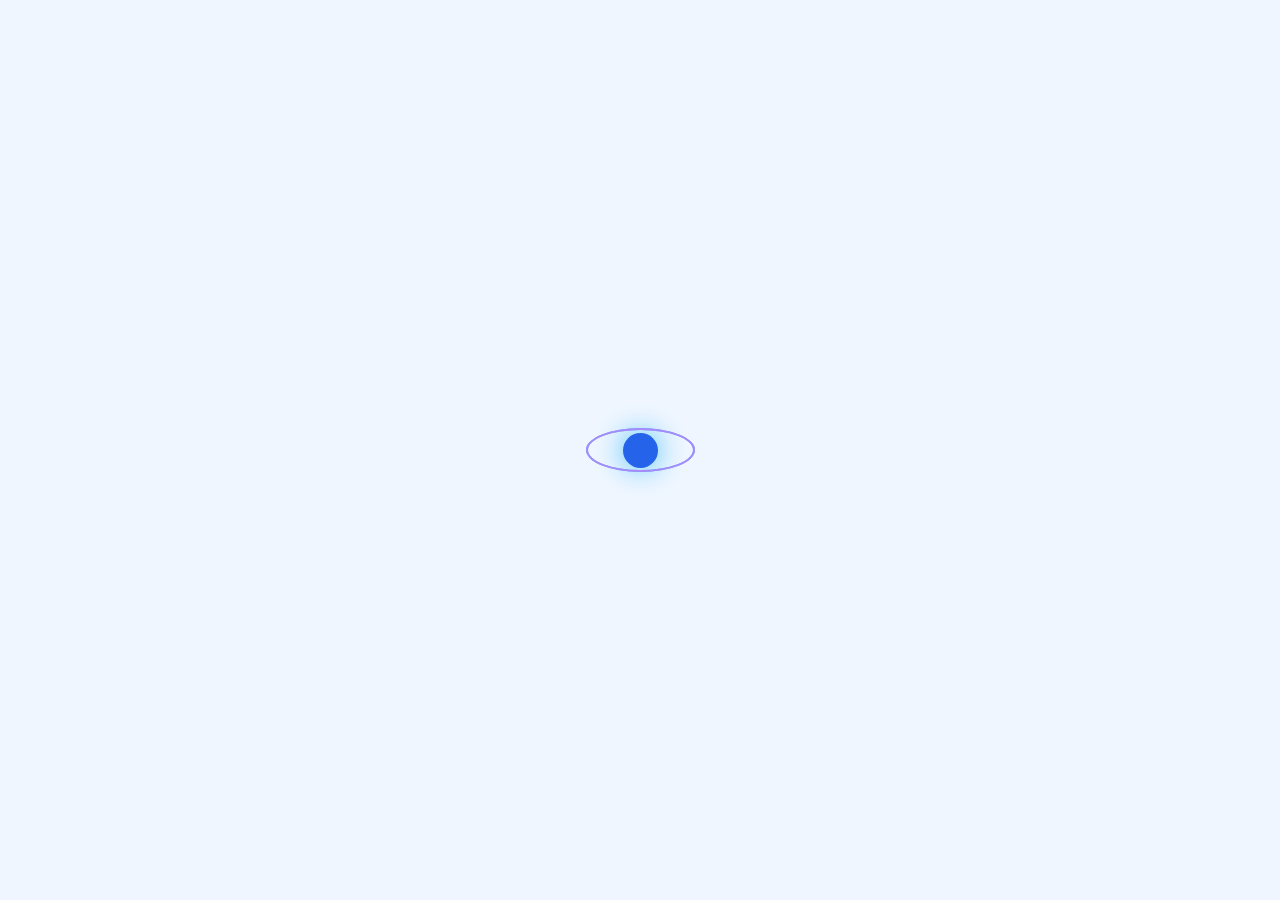
<file: index.html>
<!DOCTYPE html>
<html lang="en">
<head>
    <meta charset="UTF-8">
    <meta name="viewport" content="width=device-width, initial-scale=1.0">
    <title>Jyoti Prakash Sahoo | Quantum AI</title>

    <style>
        body {
            margin: 0;
            min-height: 100vh;
            display: flex;
            justify-content: center;
            align-items: center;
            background: #f0f6ff;
            font-family: Arial, sans-serif;
            text-align: center;
            color: #172554;
        }

        .container {
            padding: 40px;
        }

        .quantum {
            width: 110px;
            height: 110px;
            margin: 35px auto;
            position: relative;
            display: grid;
            place-items: center;
        }

        .core {
            width: 35px;
            height: 35px;
            border-radius: 50%;
            background: #2563eb;
            box-shadow: 0 0 30px #38bdf8;
            animation: pulse 1.5s infinite;
        }

        .orbit {
            position: absolute;
            width: 105px;
            height: 40px;
            border: 2px solid #60a5fa;
            border-radius: 50%;
            animation: rotate 3s linear infinite;
        }

        .orbit:nth-child(3) {
            animation-duration: 4s;
            border-color: #a78bfa;
        }

        @keyframes rotate {
            to { transform: rotate(360deg); }
        }

        @keyframes pulse {
            50% { transform: scale(1.3); }
        }

        h1 {
            font-size: 27px;
        }

        p {
            color: #64748b;
            line-height: 1.7;
        }

        a {
            color: #2563eb;
        }
    </style>
</head>

<body>

<div class="container">

   

  

    <div class="quantum">
        <div class="core"></div>
        <div class="orbit"></div>
        <div class="orbit"></div>
    </div>

     

     

    
</div>


<script>
    function openWebsite() {
        window.open(
            "https://jpsahoo.pages.dev/",
            "_blank"
        );
    }

    // Show quantum loader for 2 seconds, then redirect
    window.addEventListener("load", function () {
        setTimeout(function () {
            window.location.href = "https://jpsahoo.pages.dev/";
        }, 2000);
    });
</script>

</body>
</html>
</file>
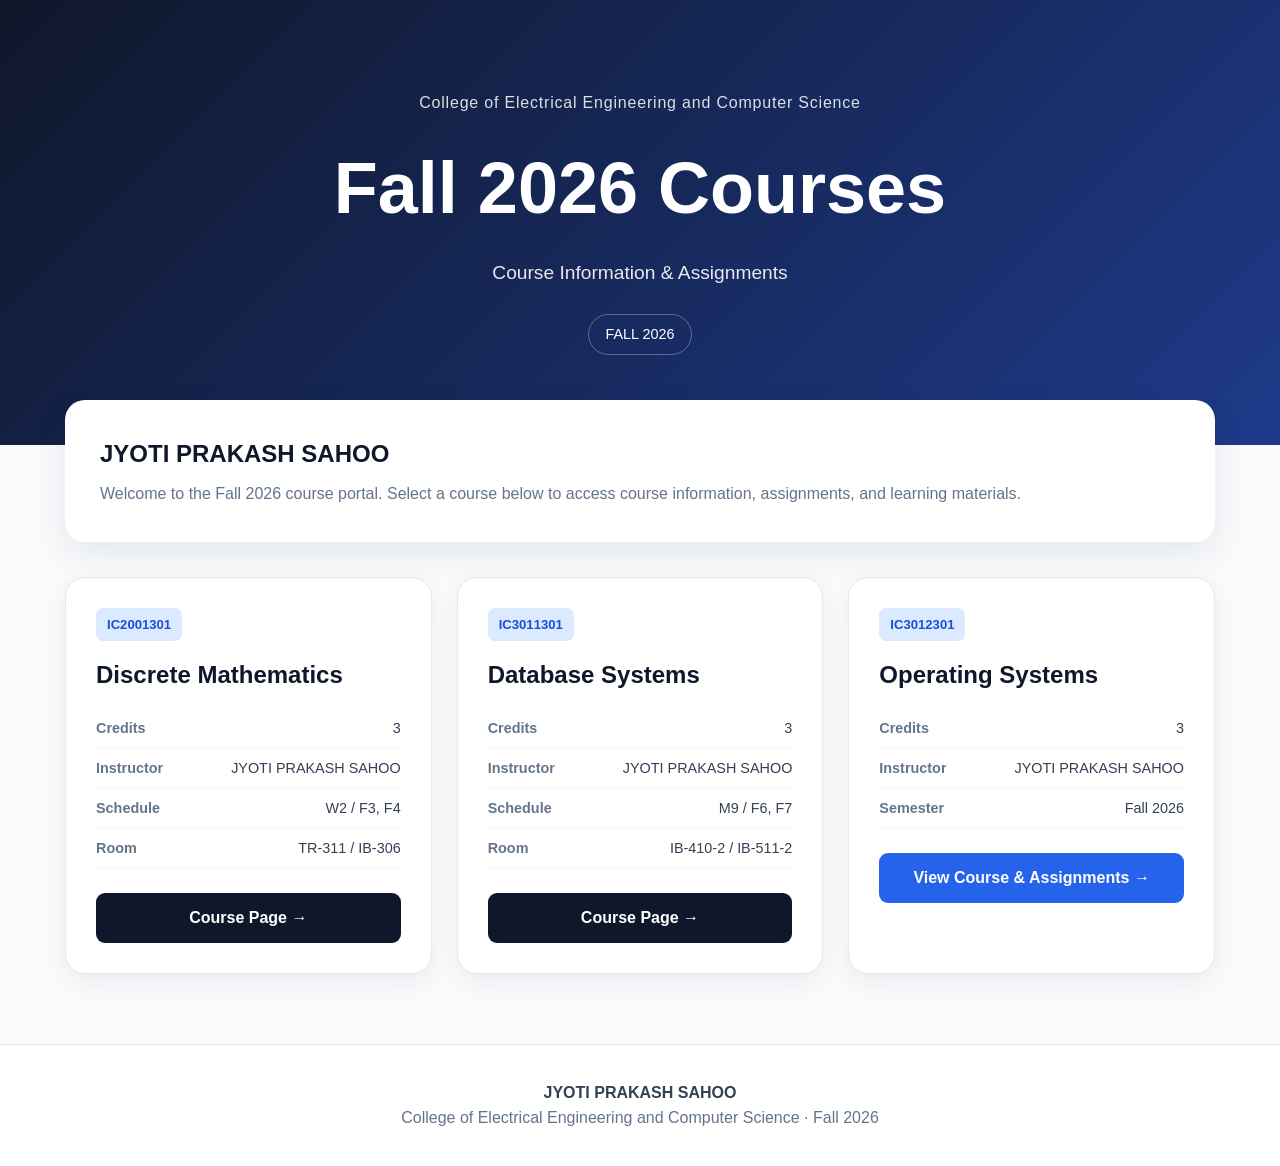
<file: courses-fall2026/index.html>
<!DOCTYPE html> <html lang="en"> <head> <meta charset="UTF-8"> <meta name="viewport" content="width=device-width, initial-scale=1.0">
<title>Fall 2026 Courses | JYOTI PRAKASH SAHOO</title>

<style>
    * {
        box-sizing: border-box;
        margin: 0;
        padding: 0;
    }

    body {
        font-family:
            -apple-system,
            BlinkMacSystemFont,
            "Segoe UI",
            Roboto,
            Helvetica,
            Arial,
            sans-serif;
        background: #f8fafc;
        color: #1e293b;
        line-height: 1.6;
    }

    header {
        background:
            linear-gradient(135deg, #0f172a 0%, #1e3a8a 100%);
        color: white;
        padding: 90px 20px;
        text-align: center;
    }

    .college {
        font-size: 1rem;
        letter-spacing: 0.8px;
        opacity: 0.85;
        margin-bottom: 15px;
    }

    header h1 {
        font-size: clamp(2.5rem, 6vw, 4.5rem);
        font-weight: 700;
        margin-bottom: 12px;
    }

    header p {
        font-size: 1.2rem;
        opacity: 0.9;
    }

    .semester {
        display: inline-block;
        margin-top: 25px;
        padding: 8px 16px;
        border: 1px solid rgba(255,255,255,0.3);
        border-radius: 30px;
        font-size: 0.9rem;
    }

    .container {
        max-width: 1150px;
        width: calc(100% - 40px);
        margin: -45px auto 70px;
    }

    .welcome {
        background: white;
        border-radius: 20px;
        padding: 35px;
        margin-bottom: 35px;
        box-shadow: 0 12px 35px rgba(15, 23, 42, 0.08);
    }

    .welcome h2 {
        color: #0f172a;
        margin-bottom: 8px;
    }

    .welcome p {
        color: #64748b;
    }

    .courses {
        display: grid;
        grid-template-columns:
            repeat(auto-fit, minmax(300px, 1fr));
        gap: 25px;
    }

    .course {
        background: white;
        border: 1px solid #e2e8f0;
        border-radius: 20px;
        padding: 30px;
        box-shadow: 0 8px 25px rgba(15, 23, 42, 0.06);
        transition:
            transform 0.2s ease,
            box-shadow 0.2s ease;
    }

    .course:hover {
        transform: translateY(-5px);
        box-shadow:
            0 16px 40px rgba(15, 23, 42, 0.12);
    }

    .course-code {
        display: inline-block;
        background: #dbeafe;
        color: #1d4ed8;
        font-weight: 700;
        font-size: 0.82rem;
        padding: 6px 11px;
        border-radius: 7px;
        margin-bottom: 15px;
    }

    .course h3 {
        font-size: 1.5rem;
        color: #0f172a;
        margin-bottom: 15px;
    }

    .course-info {
        margin-bottom: 24px;
    }

    .course-info div {
        display: flex;
        justify-content: space-between;
        gap: 15px;
        padding: 8px 0;
        border-bottom: 1px solid #f1f5f9;
        font-size: 0.9rem;
    }

    .course-info strong {
        color: #64748b;
    }

    .course-info span {
        color: #334155;
        text-align: right;
    }

    .button {
        display: block;
        width: 100%;
        text-align: center;
        background: #2563eb;
        color: white;
        text-decoration: none;
        padding: 12px 18px;
        border-radius: 9px;
        font-weight: 600;
        transition: background 0.2s ease;
    }

    .button:hover {
        background: #1d4ed8;
    }

    .button.secondary {
        background: #0f172a;
    }

    .button.secondary:hover {
        background: #1e293b;
    }

    footer {
        background: white;
        border-top: 1px solid #e2e8f0;
        padding: 35px 20px;
        text-align: center;
        color: #64748b;
    }

    footer strong {
        color: #334155;
    }

    @media (max-width: 600px) {
        header {
            padding: 65px 20px;
        }

        .container {
            width: calc(100% - 25px);
        }

        .welcome,
        .course {
            padding: 25px;
        }

        .course-info div {
            flex-direction: column;
            gap: 2px;
        }

        .course-info span {
            text-align: left;
        }
    }
</style>

</head> <body> <header>
<div class="college">
    College of Electrical Engineering and Computer Science
</div>

<h1>Fall 2026 Courses</h1>

<p>
    Course Information &amp; Assignments
</p>

<div class="semester">
    FALL 2026
</div>

</header> <main class="container">
<section class="welcome">

    <h2>JYOTI PRAKASH SAHOO</h2>

    <p>
        Welcome to the Fall 2026 course portal.
        Select a course below to access course information,
        assignments, and learning materials.
    </p>

</section>


<section class="courses">


    <!-- Discrete Mathematics -->

    <article class="course">

        <span class="course-code">
            IC2001301
        </span>

        <h3>Discrete Mathematics</h3>

        <div class="course-info">

            <div>
                <strong>Credits</strong>
                <span>3</span>
            </div>

            <div>
                <strong>Instructor</strong>
                <span>JYOTI PRAKASH SAHOO</span>
            </div>

            <div>
                <strong>Schedule</strong>
                <span>W2 / F3, F4</span>
            </div>

            <div>
                <strong>Room</strong>
                <span>TR-311 / IB-306</span>
            </div>

        </div>

        <a
            href="#"
            class="button secondary">
            Course Page →
        </a>

    </article>


    <!-- Database Systems -->

    <article class="course">

        <span class="course-code">
            IC3011301
        </span>

        <h3>Database Systems</h3>

        <div class="course-info">

            <div>
                <strong>Credits</strong>
                <span>3</span>
            </div>

            <div>
                <strong>Instructor</strong>
                <span>JYOTI PRAKASH SAHOO</span>
            </div>

            <div>
                <strong>Schedule</strong>
                <span>M9 / F6, F7</span>
            </div>

            <div>
                <strong>Room</strong>
                <span>IB-410-2 / IB-511-2</span>
            </div>

        </div>

        <a
            href="#"
            class="button secondary">
            Course Page →
        </a>

    </article>


    <!-- Operating Systems -->

    <article class="course">

        <span class="course-code">
            IC3012301
        </span>

        <h3>Operating Systems</h3>

        <div class="course-info">

            <div>
                <strong>Credits</strong>
                <span>3</span>
            </div>

            <div>
                <strong>Instructor</strong>
                <span>JYOTI PRAKASH SAHOO</span>
            </div>

            <div>
                <strong>Semester</strong>
                <span>Fall 2026</span>
            </div>

        </div>

        <a
            href="os/assignments/"
            class="button">
            View Course &amp; Assignments →
        </a>

    </article>


</section>

</main> <footer>
<p>
    <strong>JYOTI PRAKASH SAHOO</strong>
</p>

<p>
    College of Electrical Engineering and Computer Science
    · Fall 2026
</p>

</footer> </body> </html>
</file>
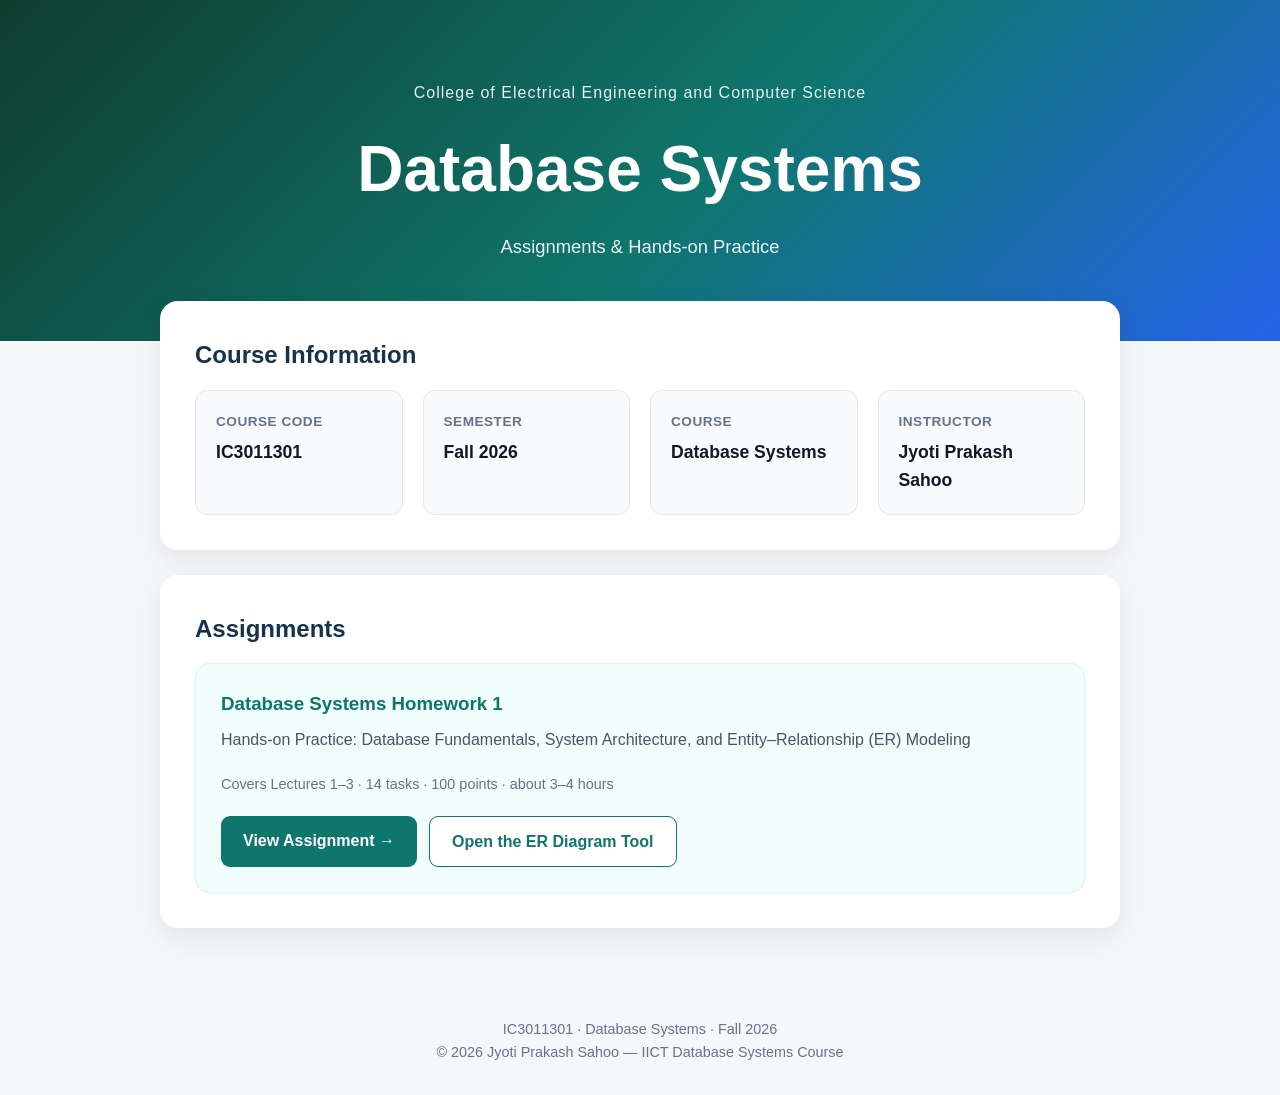
<file: courses-fall2026/db/assignments/index.html>
<!DOCTYPE html>
<html lang="en">
<head>
<meta charset="UTF-8">
<meta name="viewport" content="width=device-width, initial-scale=1.0">
<title>Database Systems | IC3011301 | Fall 2026</title>
<style>
    * { box-sizing: border-box; margin: 0; padding: 0; }

    body {
        font-family: -apple-system, BlinkMacSystemFont, "Segoe UI", Roboto, Helvetica, Arial, sans-serif;
        background: #f5f7fb;
        color: #1f2937;
        line-height: 1.6;
    }

    .hero {
        background: linear-gradient(135deg, #0f3d2e, #0f766e 55%, #2563eb);
        color: white;
        padding: 80px 20px;
        text-align: center;
    }
    .hero .college { font-size: 1rem; letter-spacing: 1px; opacity: 0.9; margin-bottom: 12px; }
    .hero h1 { font-size: clamp(2.2rem, 5vw, 4rem); margin-bottom: 12px; }
    .hero p { font-size: 1.15rem; opacity: 0.92; }

    .container { max-width: 1000px; margin: -40px auto 60px; padding: 0 20px; }

    .card {
        background: white;
        border-radius: 18px;
        padding: 35px;
        margin-bottom: 25px;
        box-shadow: 0 10px 30px rgba(0, 0, 0, 0.08);
    }

    .course-info { display: grid; grid-template-columns: repeat(auto-fit, minmax(200px, 1fr)); gap: 20px; }
    .info-box { background: #f8fafc; border: 1px solid #e5e7eb; border-radius: 12px; padding: 20px; }
    .info-box strong {
        display: block; color: #64748b; font-size: 0.85rem;
        text-transform: uppercase; letter-spacing: 0.5px; margin-bottom: 5px;
    }
    .info-box span { font-size: 1.1rem; font-weight: 600; color: #111827; }

    h2 { color: #17324d; margin-bottom: 15px; }

    .assignment { border: 1px solid #ccfbf1; background: #f0fdfa; border-radius: 14px; padding: 25px; }
    .assignment h3 { color: #0f766e; margin-bottom: 8px; }
    .assignment p { margin-bottom: 20px; color: #475569; }
    .assignment .meta { font-size: 0.9rem; color: #64748b; margin-bottom: 20px; }

    .actions { display: flex; flex-wrap: wrap; gap: 12px; }
    .button {
        display: inline-block; background: #0f766e; color: white; text-decoration: none;
        padding: 12px 22px; border-radius: 9px; font-weight: 600; transition: 0.2s ease;
    }
    .button:hover { background: #0d5f58; transform: translateY(-1px); }
    .button.secondary { background: white; color: #0f766e; border: 1px solid #0f766e; }
    .button.secondary:hover { background: #e6fffa; }

    footer { text-align: center; padding: 30px 20px; color: #64748b; font-size: 0.9rem; }

    @media (max-width: 600px) {
        .hero { padding: 60px 20px; }
        .card { padding: 25px; }
    }
</style>
</head>
<body>

<header class="hero">
    <div class="college">College of Electrical Engineering and Computer Science</div>
    <h1>Database Systems</h1>
    <p>Assignments &amp; Hands-on Practice</p>
</header>

<main class="container">

    <section class="card">
        <h2>Course Information</h2>
        <div class="course-info">
            <div class="info-box"><strong>Course Code</strong><span>IC3011301</span></div>
            <div class="info-box"><strong>Semester</strong><span>Fall 2026</span></div>
            <div class="info-box"><strong>Course</strong><span>Database Systems</span></div>
            <div class="info-box"><strong>Instructor</strong><span>Jyoti Prakash Sahoo</span></div>
        </div>
    </section>

    <section class="card">
        <h2>Assignments</h2>

        <div class="assignment">
            <h3>Database Systems Homework 1</h3>
            <p>
                Hands-on Practice: Database Fundamentals, System Architecture,
                and Entity–Relationship (ER) Modeling
            </p>
            <div class="meta">Covers Lectures 1–3 · 14 tasks · 100 points · about 3–4 hours</div>
            <div class="actions">
                <a class="button" href="DB_HW1_Databases_Fall2026.html">View Assignment →</a>
                <a class="button secondary" href="ER_Diagram_Tool.html">Open the ER Diagram Tool</a>
            </div>
        </div>
    </section>

</main>

<footer>
    <p>IC3011301 · Database Systems · Fall 2026</p>
    <p>© 2026 Jyoti Prakash Sahoo — IICT Database Systems Course</p>
</footer>

</body>
</html>
</file>
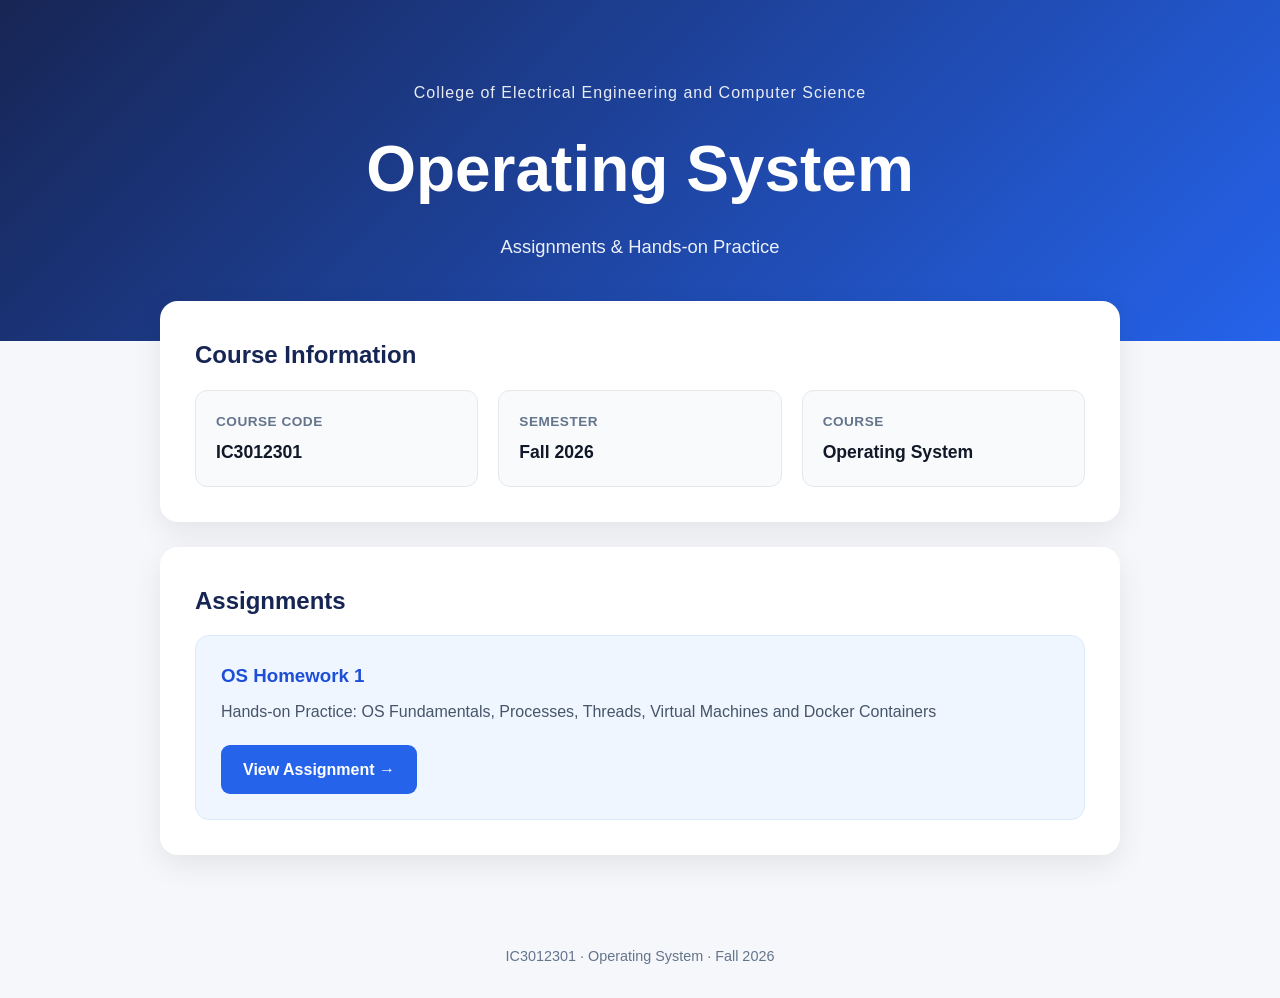
<file: courses-fall2026/os/assignments/index.html>
<!DOCTYPE html> <html lang="en"> <head> <meta charset="UTF-8"> <meta name="viewport" content="width=device-width, initial-scale=1.0"> <title>Operating System | IC3012301 | Fall 2026</title>
<style>
    * {
        box-sizing: border-box;
        margin: 0;
        padding: 0;
    }

    body {
        font-family: -apple-system, BlinkMacSystemFont, "Segoe UI",
                     Roboto, Helvetica, Arial, sans-serif;
        background: #f5f7fb;
        color: #1f2937;
        line-height: 1.6;
    }

    .hero {
        background: linear-gradient(135deg, #172554, #2563eb);
        color: white;
        padding: 80px 20px;
        text-align: center;
    }

    .hero .college {
        font-size: 1rem;
        letter-spacing: 1px;
        opacity: 0.9;
        margin-bottom: 12px;
    }

    .hero h1 {
        font-size: clamp(2.2rem, 5vw, 4rem);
        margin-bottom: 12px;
    }

    .hero p {
        font-size: 1.15rem;
        opacity: 0.92;
    }

    .container {
        max-width: 1000px;
        margin: -40px auto 60px;
        padding: 0 20px;
    }

    .card {
        background: white;
        border-radius: 18px;
        padding: 35px;
        margin-bottom: 25px;
        box-shadow: 0 10px 30px rgba(0, 0, 0, 0.08);
    }

    .course-info {
        display: grid;
        grid-template-columns: repeat(auto-fit, minmax(200px, 1fr));
        gap: 20px;
    }

    .info-box {
        background: #f8fafc;
        border: 1px solid #e5e7eb;
        border-radius: 12px;
        padding: 20px;
    }

    .info-box strong {
        display: block;
        color: #64748b;
        font-size: 0.85rem;
        text-transform: uppercase;
        letter-spacing: 0.5px;
        margin-bottom: 5px;
    }

    .info-box span {
        font-size: 1.1rem;
        font-weight: 600;
        color: #111827;
    }

    h2 {
        color: #172554;
        margin-bottom: 15px;
    }

    .assignment {
        border: 1px solid #dbeafe;
        background: #eff6ff;
        border-radius: 14px;
        padding: 25px;
    }

    .assignment h3 {
        color: #1d4ed8;
        margin-bottom: 8px;
    }

    .assignment p {
        margin-bottom: 20px;
        color: #475569;
    }

    .button {
        display: inline-block;
        background: #2563eb;
        color: white;
        text-decoration: none;
        padding: 12px 22px;
        border-radius: 9px;
        font-weight: 600;
        transition: 0.2s ease;
    }

    .button:hover {
        background: #1d4ed8;
        transform: translateY(-1px);
    }

    footer {
        text-align: center;
        padding: 30px 20px;
        color: #64748b;
        font-size: 0.9rem;
    }

    @media (max-width: 600px) {
        .hero {
            padding: 60px 20px;
        }

        .card {
            padding: 25px;
        }
    }
</style>

</head> <body>
<header class="hero">
    <div class="college">
        College of Electrical Engineering and Computer Science
    </div>

    <h1>Operating System</h1>

    <p>
        Assignments &amp; Hands-on Practice
    </p>
</header>

<main class="container">

    <section class="card">
        <h2>Course Information</h2>

        <div class="course-info">
            <div class="info-box">
                <strong>Course Code</strong>
                <span>IC3012301</span>
            </div>

            <div class="info-box">
                <strong>Semester</strong>
                <span>Fall 2026</span>
            </div>

            <div class="info-box">
                <strong>Course</strong>
                <span>Operating System</span>
            </div>
        </div>
    </section>

    <section class="card">
        <h2>Assignments</h2>

        <div class="assignment">
            <h3>OS Homework 1</h3>

            <p>
                Hands-on Practice: OS Fundamentals, Processes,
                Threads, Virtual Machines and Docker Containers
            </p>

            <a
                class="button"
                href="OS_HW1_IC3012301_FALL2026.html">
                View Assignment →
            </a>
        </div>
    </section>

</main>

<footer>
    <p>
        IC3012301 · Operating System · Fall 2026
    </p>
</footer>

</body> </html>
</file>
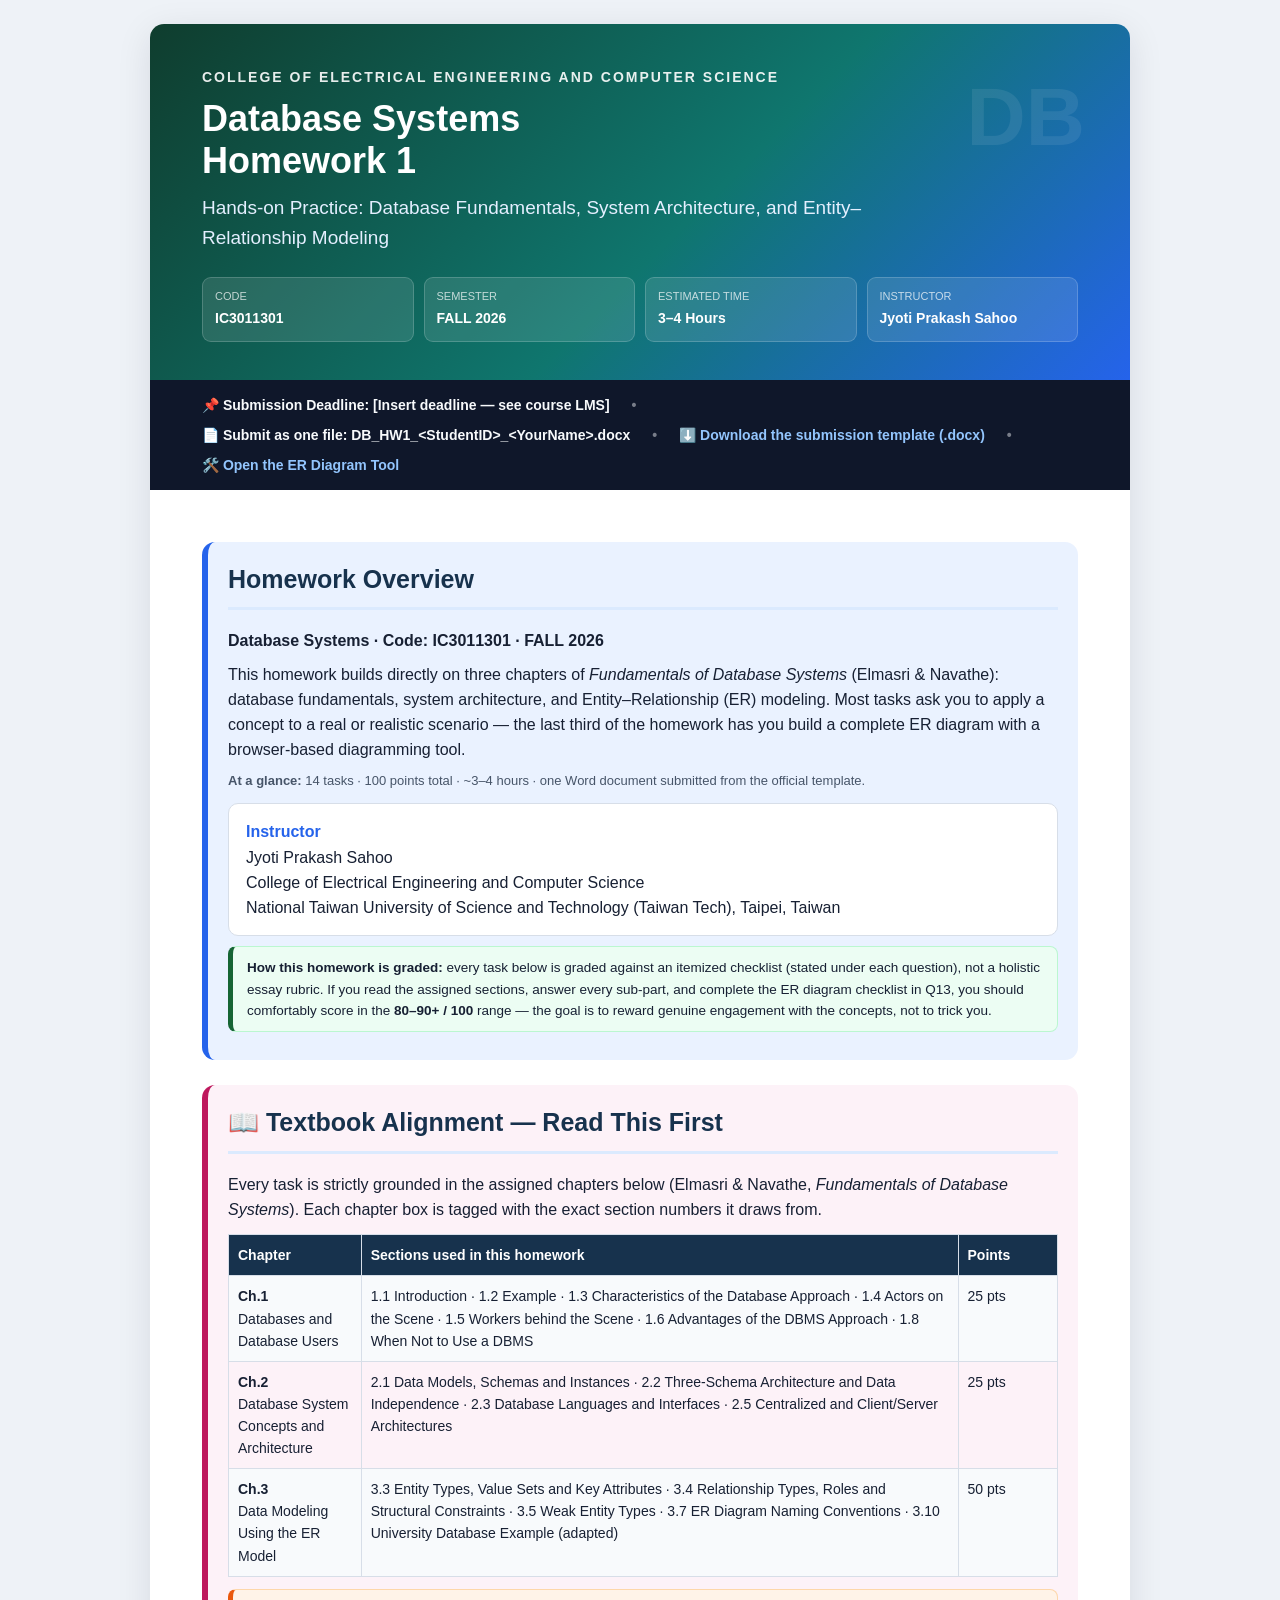
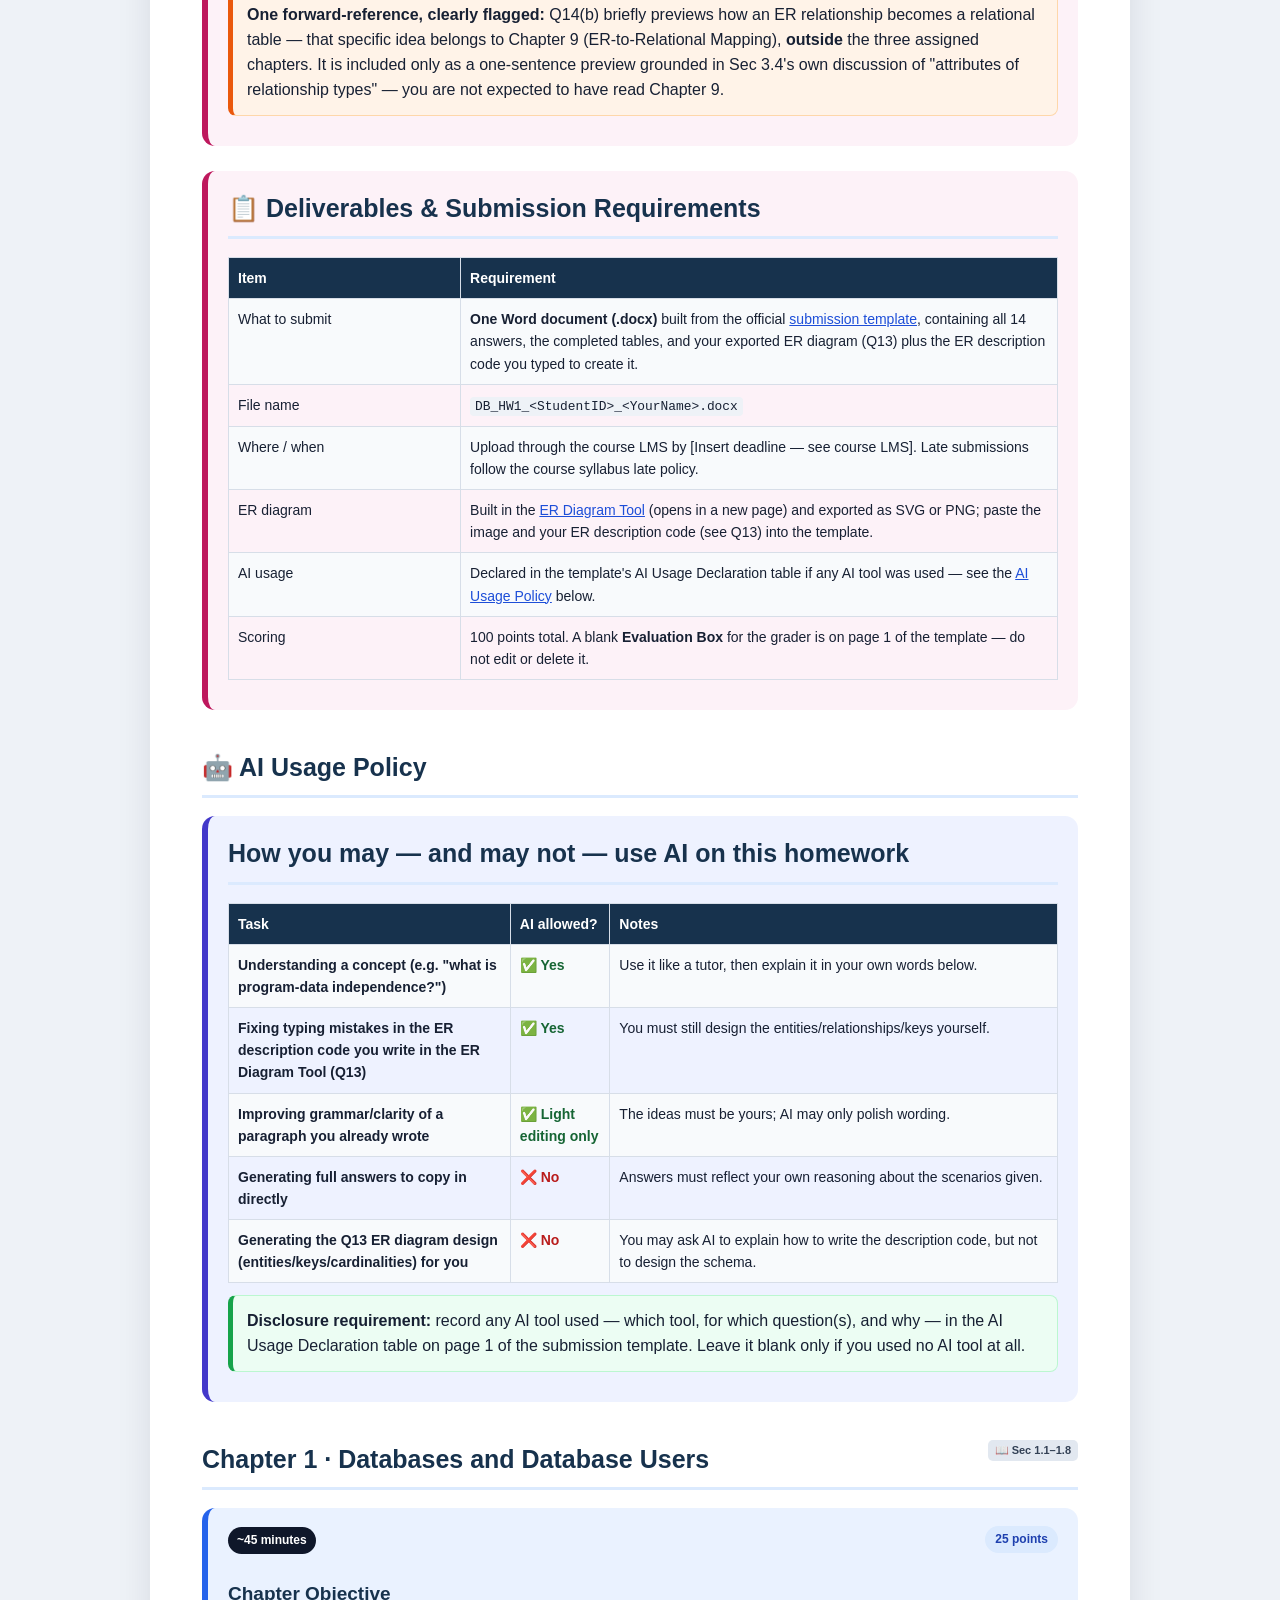
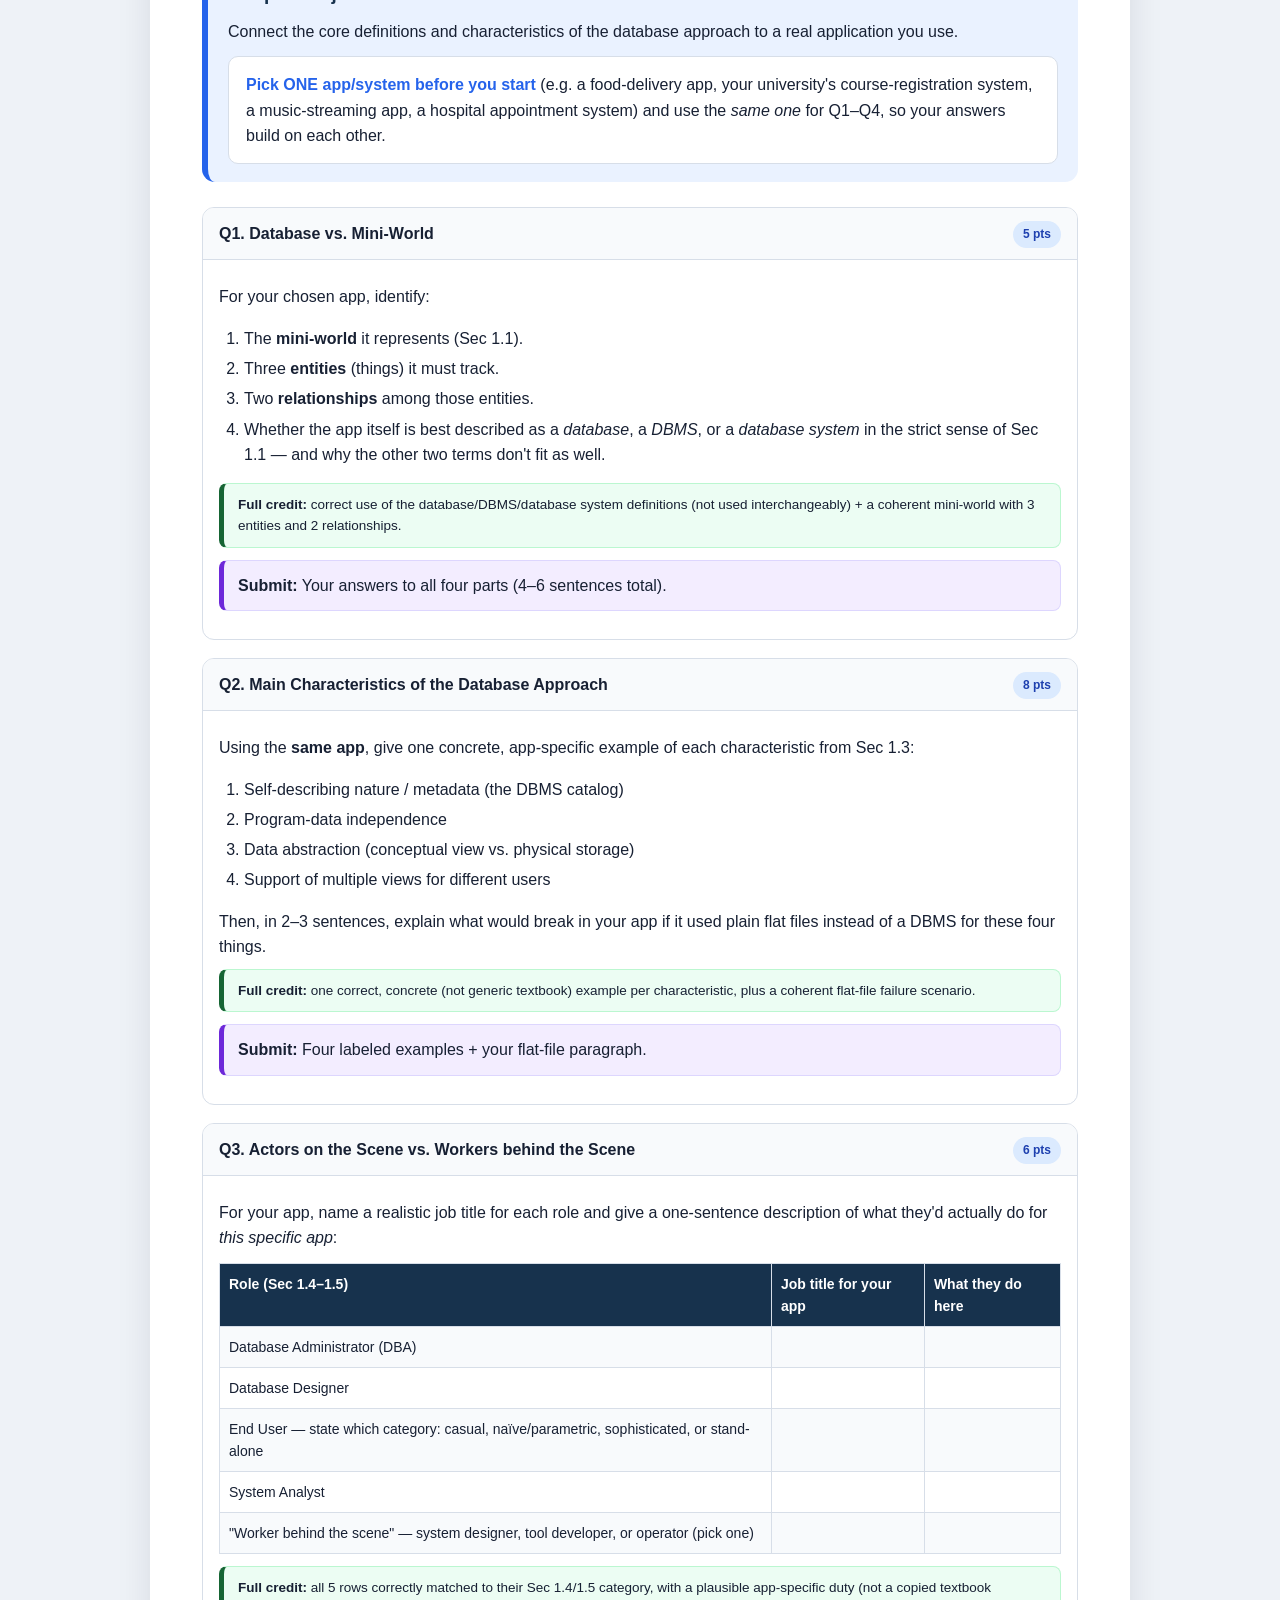
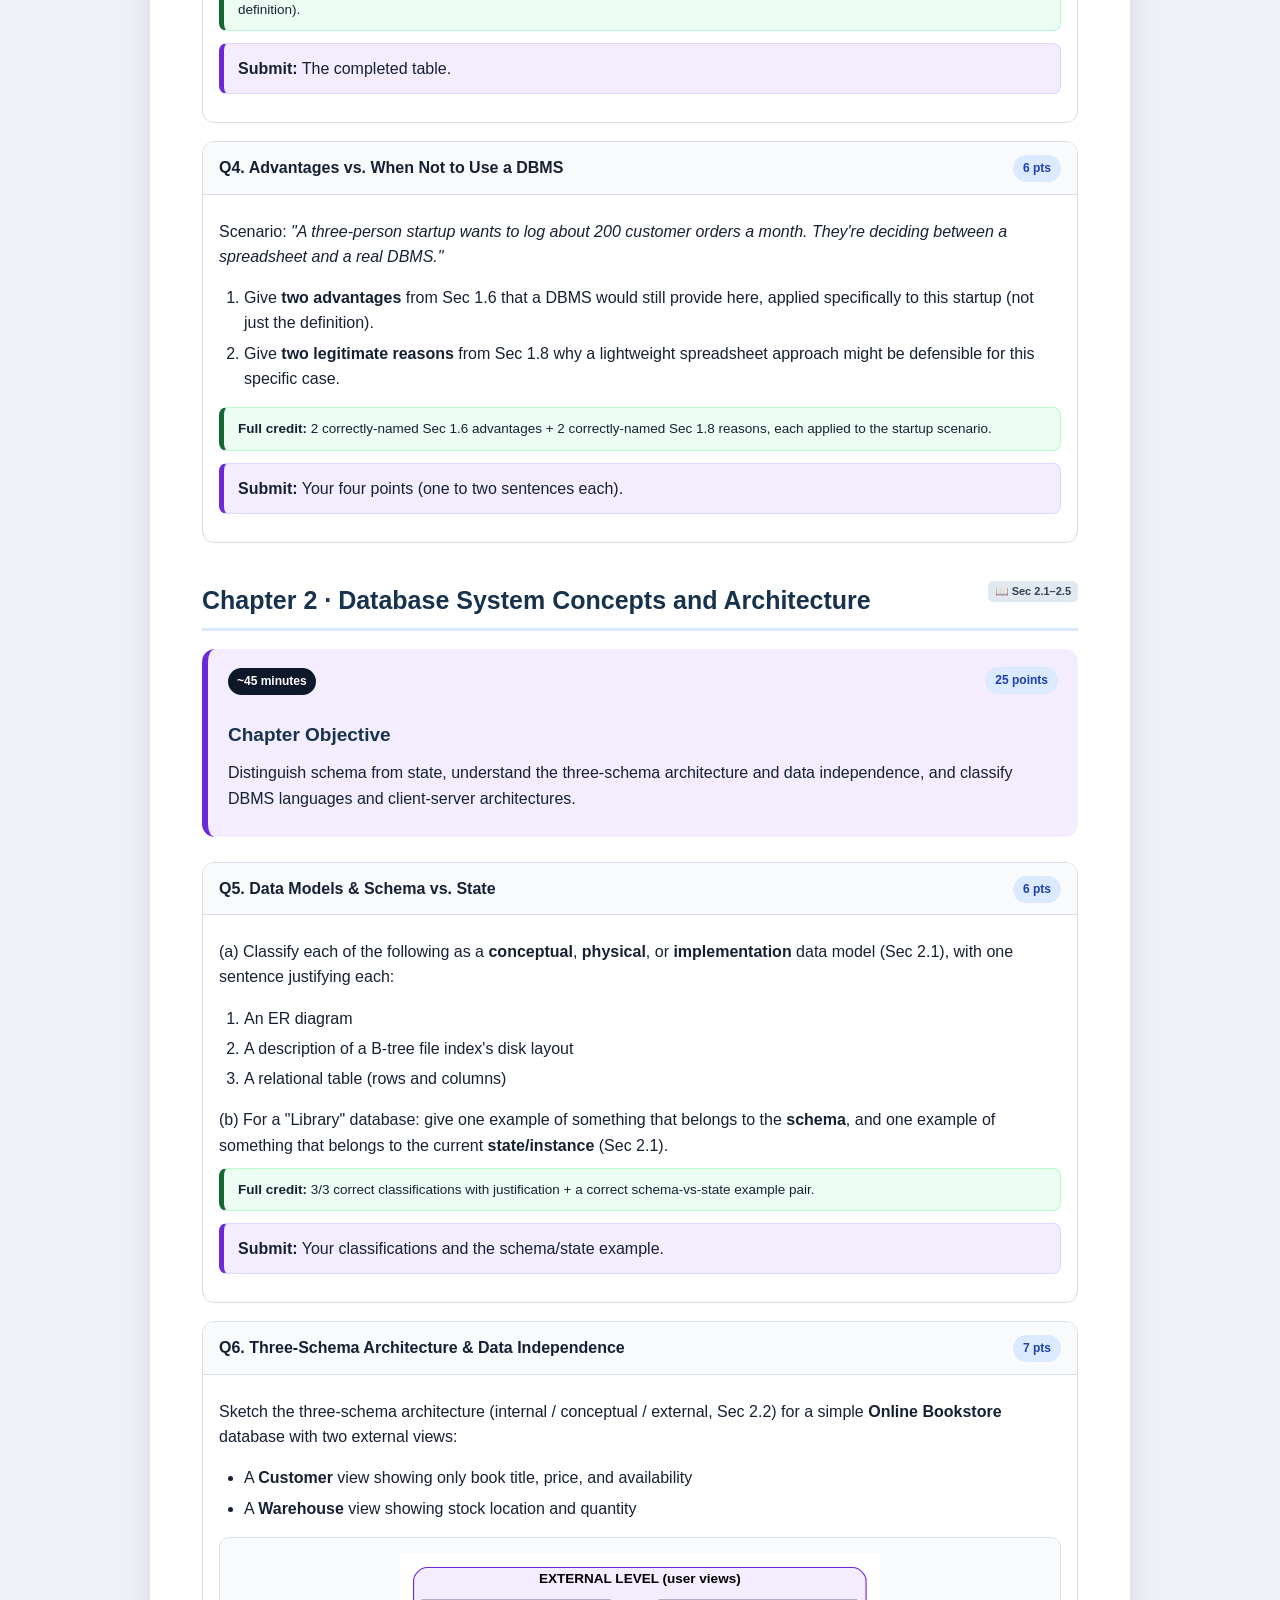
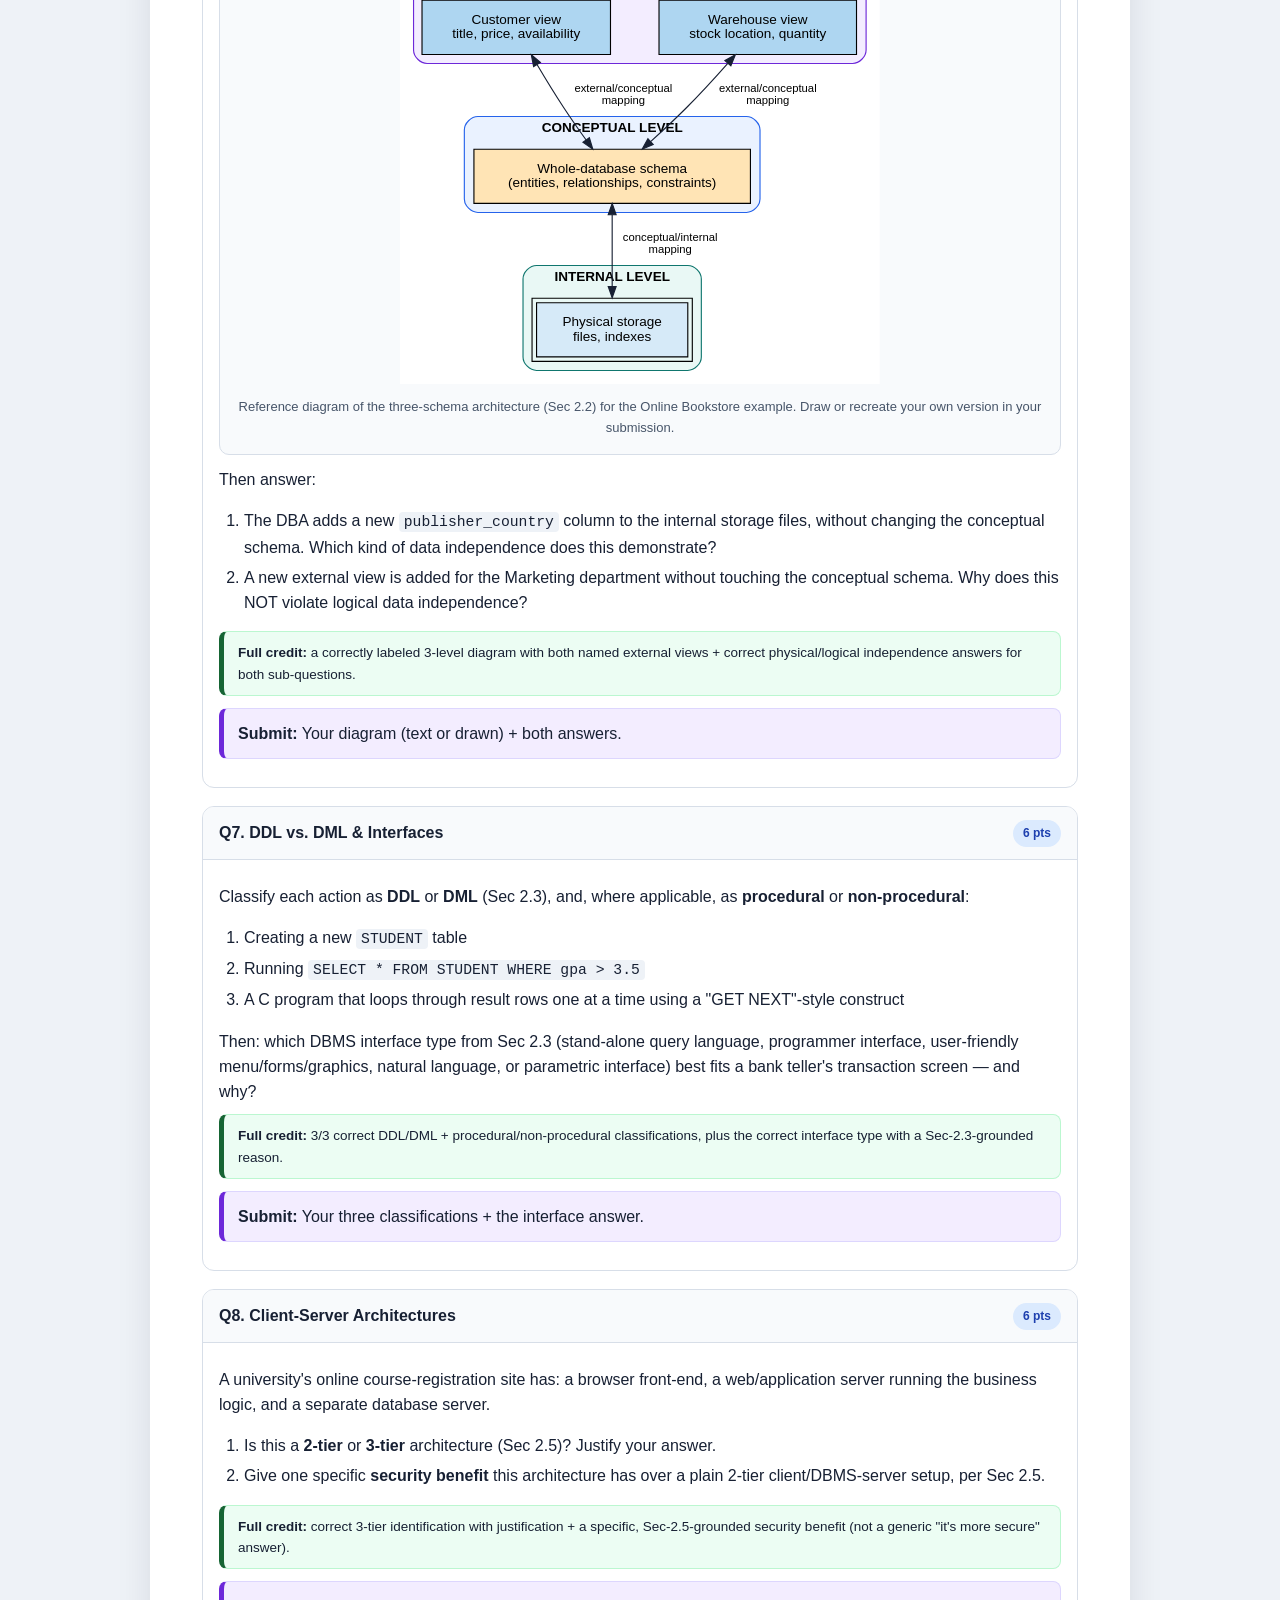
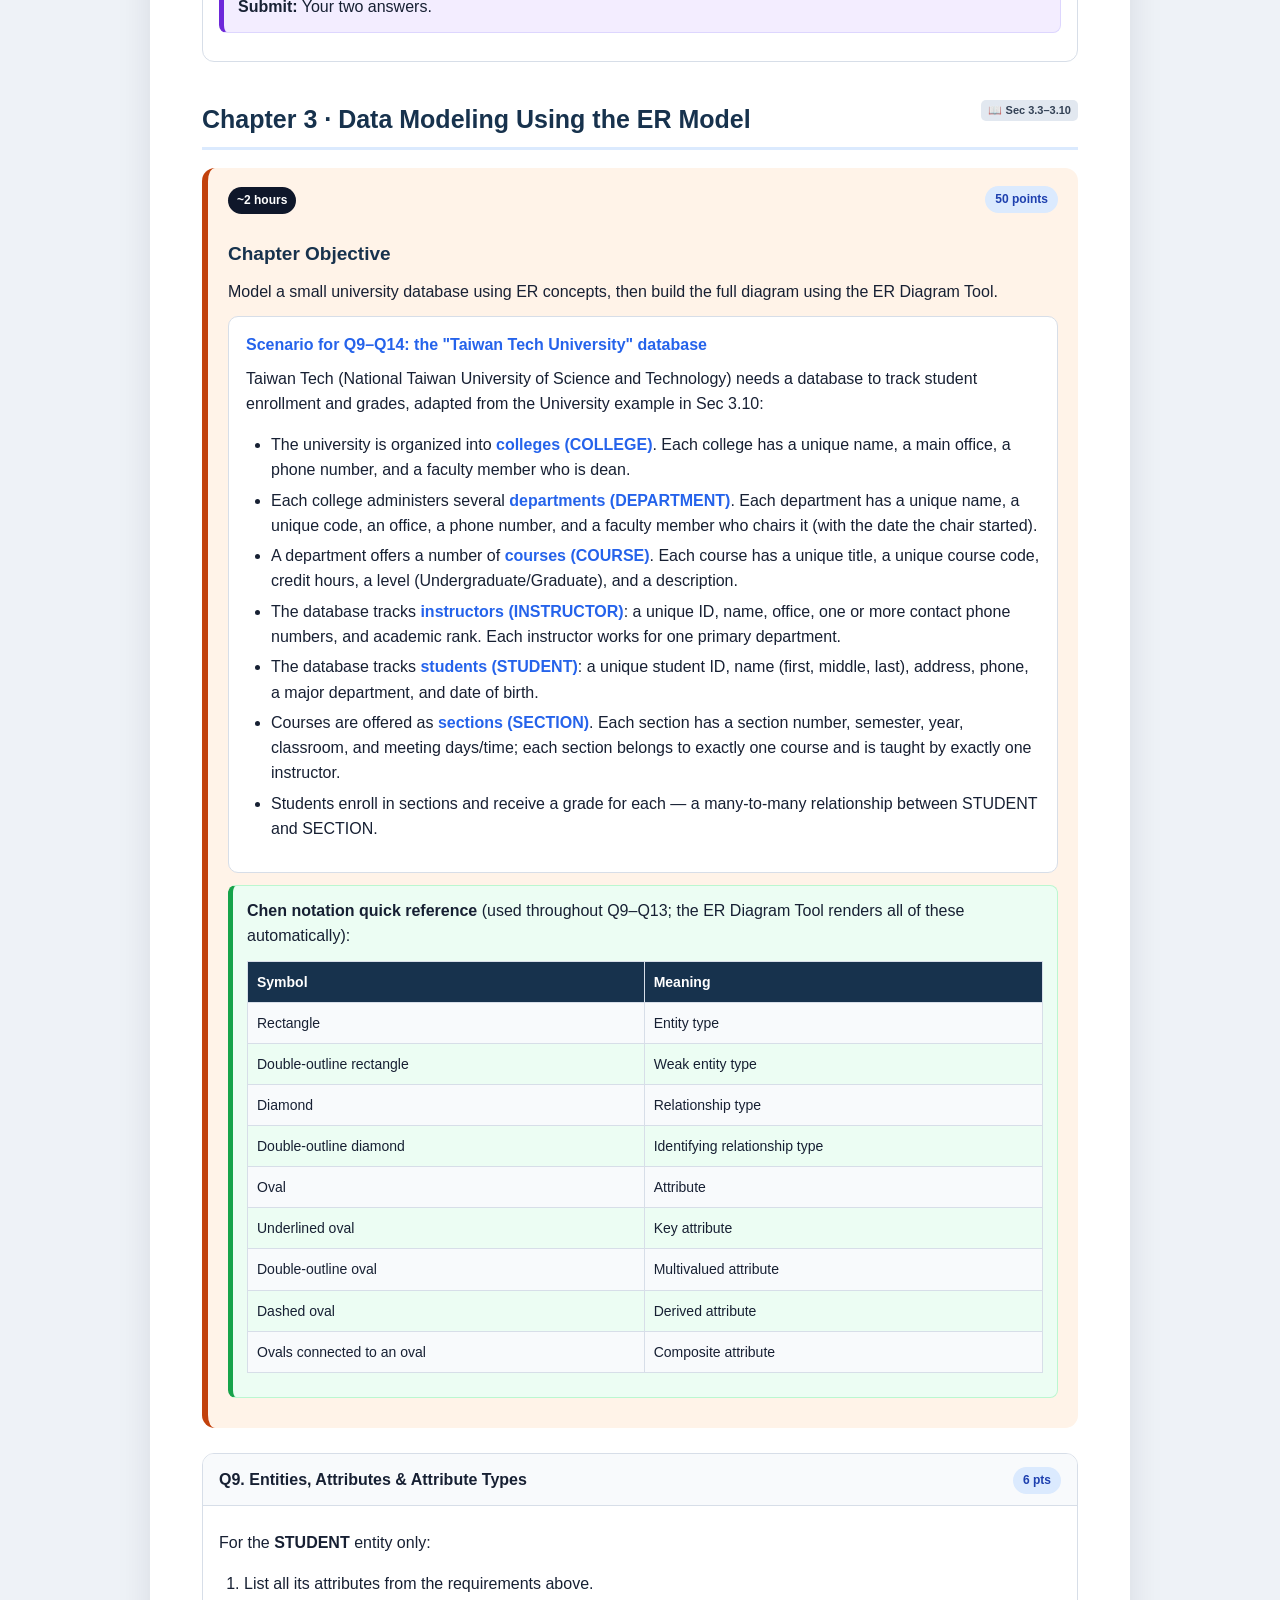
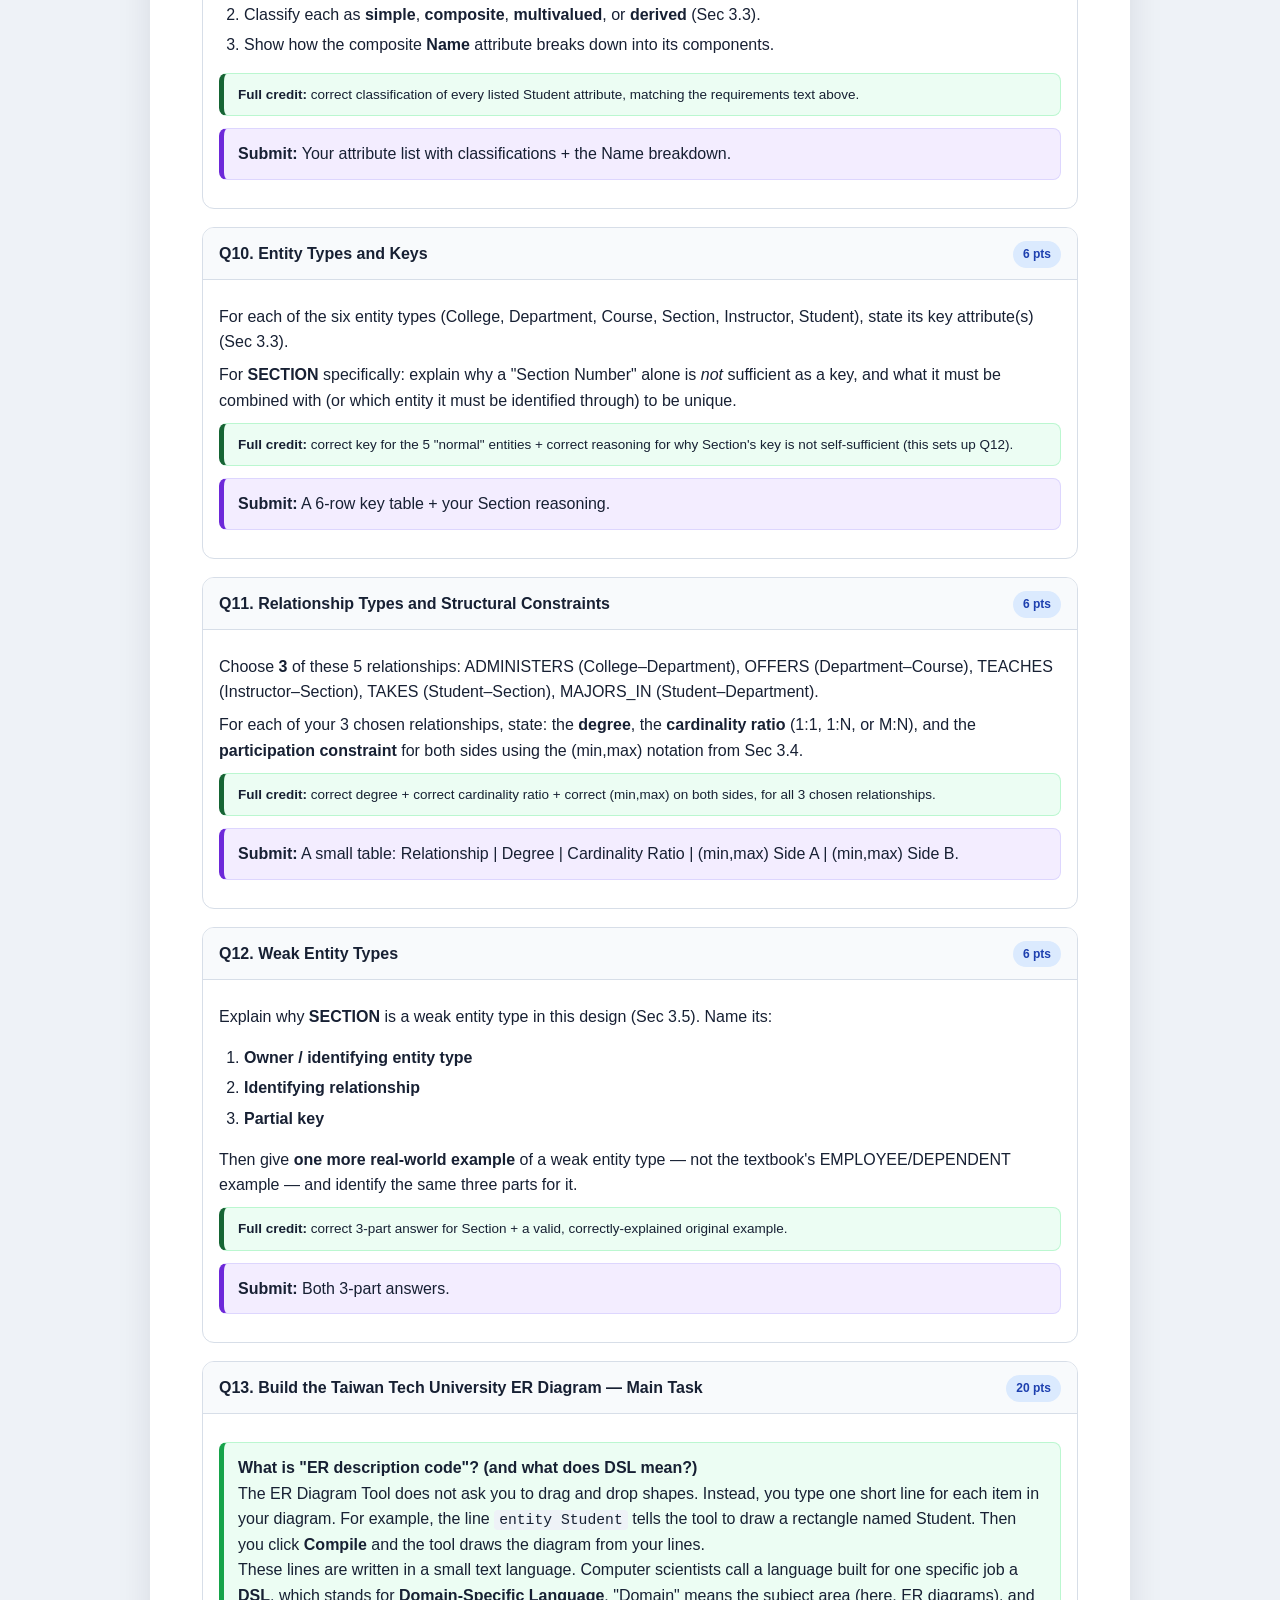
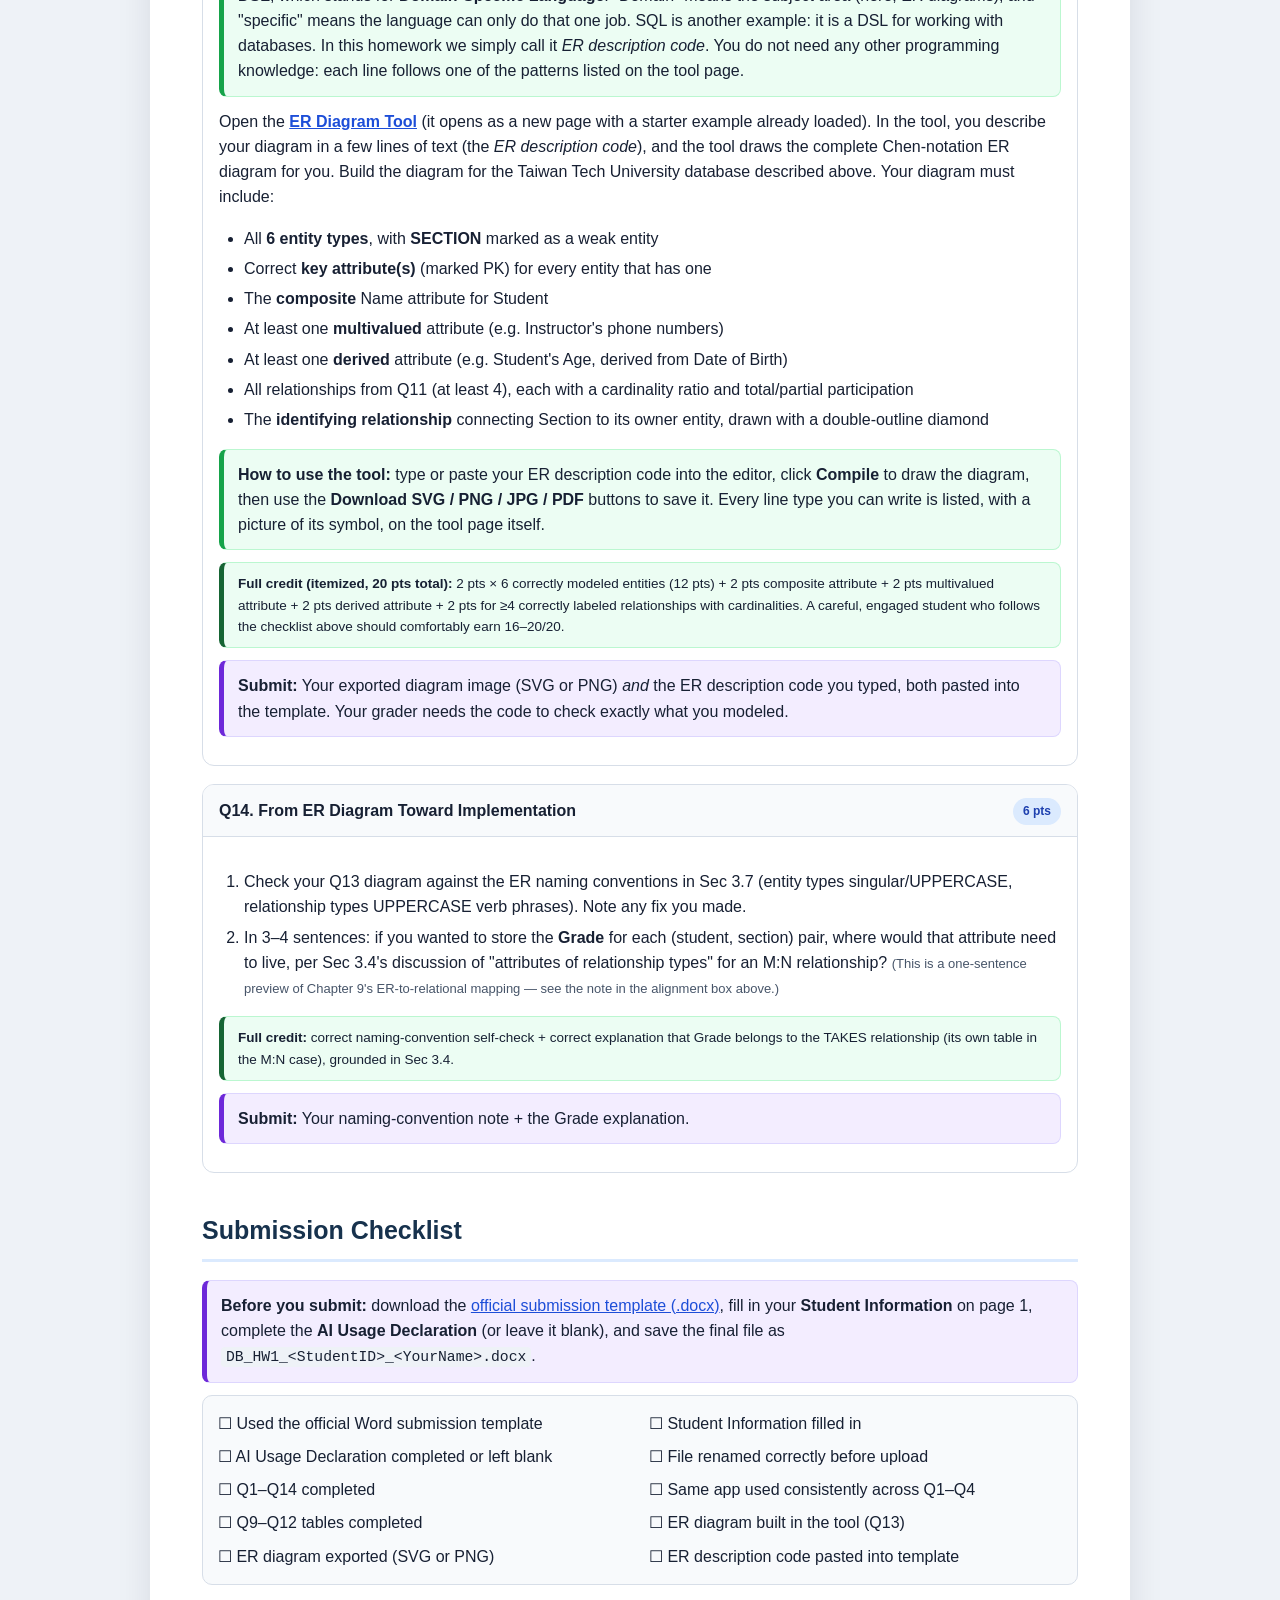
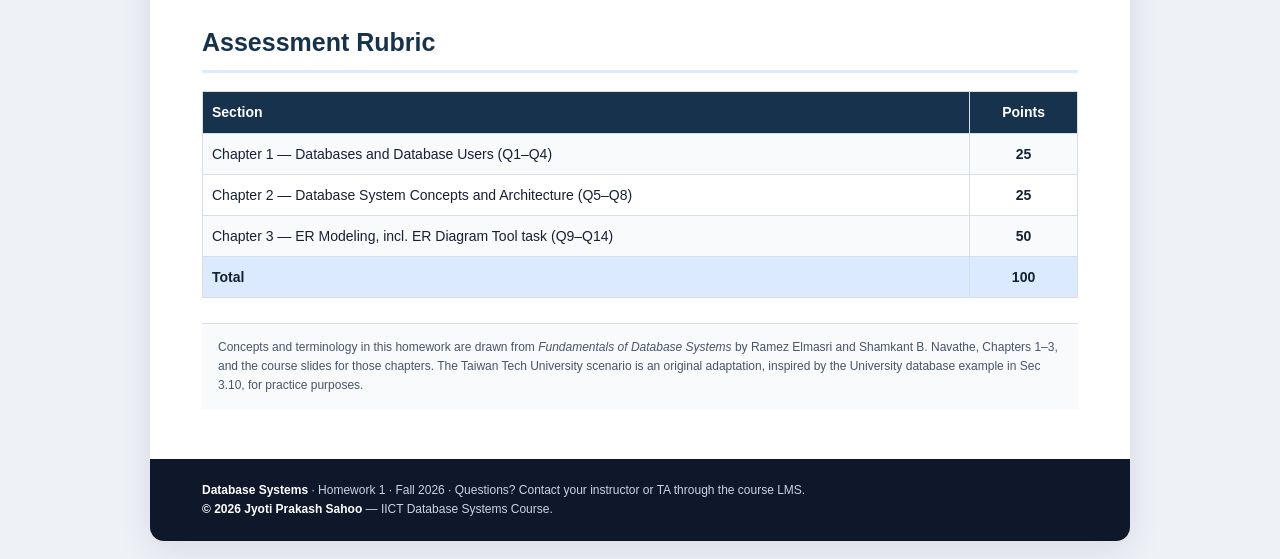
<file: courses-fall2026/db/assignments/DB_HW1_Databases_Fall2026.html>
<!DOCTYPE html>
<html lang="en">
<head>
<meta charset="UTF-8">
<meta name="viewport" content="width=device-width, initial-scale=1.0">
<title>Database Systems | Homework 1 | Fall 2026</title>
<style>
  :root{
    --navy:#17324d;
    --blue:#2563eb;
    --light-blue:#eaf2ff;
    --cyan:#0f766e;
    --light-cyan:#e9f8f5;
    --orange:#c2410c;
    --light-orange:#fff3e8;
    --purple:#6d28d9;
    --light-purple:#f3edff;
    --green:#166534;
    --light-green:#ecfdf3;
    --red:#b91c1c;
    --light-red:#fff1f2;
    --gray:#475569;
    --light:#f8fafc;
    --border:#d7dee8;
    --dark:#172033;
    --indigo:#4338ca;
    --light-indigo:#eef2ff;
    --pink:#be185d;
    --light-pink:#fdf2f8;
  }
  *{box-sizing:border-box}
  body{margin:0;font-family:Inter,Segoe UI,Arial,sans-serif;color:var(--dark);background:#eef2f7;line-height:1.58}
  .page{max-width:980px;margin:24px auto;background:white;box-shadow:0 8px 35px rgba(15,23,42,.10);border-radius:14px;overflow:hidden}
  header{color:white;background:linear-gradient(135deg,#0f3d2e,#0f766e 55%,#2563eb);padding:42px 52px 38px;position:relative}
  header:after{content:"DB";position:absolute;right:45px;top:28px;font-size:82px;font-weight:900;opacity:.08}
  .course{font-size:14px;letter-spacing:2px;text-transform:uppercase;font-weight:700;opacity:.9}
  h1{font-size:36px;line-height:1.15;margin:10px 0 12px}
  .subtitle{font-size:19px;max-width:720px;color:#e4efff}
  .meta{margin-top:24px;display:grid;grid-template-columns:repeat(4,1fr);gap:10px}
  .meta div{background:rgba(255,255,255,.11);border:1px solid rgba(255,255,255,.18);border-radius:9px;padding:10px 12px}
  .meta small{display:block;opacity:.72;font-size:11px;text-transform:uppercase}
  .meta strong{font-size:14px}
  main{padding:34px 52px 50px}
  h2{color:var(--navy);border-bottom:3px solid #dbeafe;padding-bottom:8px;margin:38px 0 18px;font-size:25px}
  h3{color:var(--navy);margin:25px 0 10px;font-size:19px}
  p{margin:8px 0}
  .chapter{border-radius:13px;padding:18px 20px;margin:18px 0 25px;border-left:6px solid var(--blue);background:var(--light-blue)}
  .chapter.ch2{border-left-color:var(--purple);background:var(--light-purple)}
  .chapter.ch3{border-left-color:var(--orange);background:var(--light-orange)}
  .chapter.tool{border-left-color:var(--cyan);background:var(--light-cyan)}
  .chapter.ai{border-left-color:var(--indigo);background:var(--light-indigo)}
  .chapter.deliver{border-left-color:var(--pink);background:var(--light-pink)}
  .banner{background:#0f172a;color:#f8fafc;padding:14px 52px;font-size:14px;font-weight:600;display:flex;flex-wrap:wrap;gap:8px 22px;align-items:center}
  .banner a{color:#93c5fd;font-weight:800;text-decoration:none}
  .banner a:hover{text-decoration:underline}
  .banner span.dot{opacity:.45}
  .ai-table td:first-child{font-weight:700}
  .ai-table td.yes{color:#166534;font-weight:800}
  .ai-table td.no{color:#b91c1c;font-weight:800}
  .objective{background:white;border:1px solid var(--border);border-radius:10px;padding:15px 17px;margin-top:12px}
  .objective strong{color:var(--blue)}
  .time{display:inline-block;background:#0f172a;color:white;padding:4px 9px;border-radius:999px;font-size:12px;font-weight:700}
  .points{float:right;background:#dbeafe;color:#1e40af;border-radius:999px;padding:4px 10px;font-size:12px;font-weight:800}
  .task{border:1px solid var(--border);border-radius:12px;margin:18px 0;overflow:hidden;background:white;page-break-inside:avoid}
  .task-head{background:#f8fafc;border-bottom:1px solid var(--border);padding:13px 16px}
  .task-head b{font-size:16px}
  .task-body{padding:16px}
  ol,ul{padding-left:25px}
  li{margin:5px 0}
  pre{background:#0f172a;color:#e2e8f0;padding:14px 16px;border-radius:9px;overflow:auto;font-size:13px;line-height:1.5;margin:10px 0}
  code{background:#eef2f7;padding:2px 5px;border-radius:4px;font-family:Consolas,Monaco,monospace;font-size:.92em}
  pre code{background:none;padding:0}
  .instruction{background:var(--light-green);border:1px solid #bbf7d0;border-left:5px solid #16a34a;border-radius:8px;padding:12px 14px;margin:12px 0}
  .warning{background:var(--light-orange);border:1px solid #fed7aa;border-left:5px solid #ea580c;border-radius:8px;padding:12px 14px;margin:12px 0}
  .submit{background:var(--light-purple);border:1px solid #ddd6fe;border-left:5px solid var(--purple);border-radius:8px;padding:12px 14px;margin:12px 0}
  .credit{background:#ecfdf3;border:1px solid #bbf7d0;border-left:5px solid #166534;border-radius:8px;padding:10px 14px;margin:10px 0;font-size:13.5px}
  .diagram{background:#f8fafc;border:1px solid var(--border);border-radius:10px;padding:16px;text-align:center;font-family:Consolas,monospace;white-space:pre-wrap;margin:12px 0}
  table{width:100%;border-collapse:collapse;margin:12px 0;font-size:14px}
  th{background:#17324d;color:white;text-align:left}
  th,td{border:1px solid #d7dee8;padding:9px;vertical-align:top}
  tr:nth-child(even){background:#f8fafc}
  .checklist{display:grid;grid-template-columns:1fr 1fr;gap:8px 18px;background:#f8fafc;border:1px solid var(--border);padding:15px;border-radius:10px}
  .ref{font-size:12px;color:#475569;background:#f8fafc;border-top:1px solid var(--border);padding:14px 16px;margin-top:25px}
  .rubric td:last-child,.rubric th:last-child{text-align:center;font-weight:800}
  .total{background:#dbeafe!important;font-weight:900}
  .footer{background:#0f172a;color:#cbd5e1;padding:22px 52px;font-size:12px}
  .footer strong{color:white}
  a{color:#1d4ed8}
  .small{font-size:13px;color:var(--gray)}
  .tag{display:inline-block;border-radius:5px;padding:2px 7px;background:#e2e8f0;color:#334155;font-size:11px;font-weight:700}
  @media(max-width:720px){
    header,main,.footer,.banner{padding-left:22px;padding-right:22px}
    .meta{grid-template-columns:1fr 1fr}
    .checklist{grid-template-columns:1fr}
    h1{font-size:29px}
  }
  @media print{
    body{background:white}
    .page{box-shadow:none;margin:0;max-width:none;border-radius:0}
    header{print-color-adjust:exact;-webkit-print-color-adjust:exact}
    .task,.chapter{break-inside:avoid}
    a{color:inherit;text-decoration:none}
  }
</style>
</head>

<body>
<div class="page">

<header>
  <div class="course">College of Electrical Engineering and Computer Science</div>
  <h1>Database Systems<br>Homework 1</h1>
  <div class="subtitle">Hands-on Practice: Database Fundamentals, System Architecture, and Entity–Relationship Modeling</div>
  <div class="meta">
    <div><small>Code</small><strong>IC3011301</strong></div>
    <div><small>Semester</small><strong>FALL 2026</strong></div>
    <div><small>Estimated Time</small><strong>3–4 Hours</strong></div>
    <div><small>Instructor</small><strong>Jyoti Prakash Sahoo</strong></div>
  </div>
</header>

<div class="banner">
  <span>📌 <strong>Submission Deadline:</strong> [Insert deadline — see course LMS]</span>
  <span class="dot">•</span>
  <span>📄 Submit as one file: <strong>DB_HW1_&lt;StudentID&gt;_&lt;YourName&gt;.docx</strong></span>
  <span class="dot">•</span>
  <span>⬇️ <a href="DB_HW1_Submission_Template.docx">Download the submission template (.docx)</a></span>
  <span class="dot">•</span>
  <span>🛠️ <a href="ER_Diagram_Tool.html">Open the ER Diagram Tool</a></span>
</div>

<main>

<div class="chapter">
  <h2 style="margin-top:0">Homework Overview</h2>
  <p><strong>Database Systems · Code: IC3011301 · FALL 2026</strong></p>
  <p>This homework builds directly on three chapters of <em>Fundamentals of Database Systems</em> (Elmasri &amp; Navathe): database fundamentals, system architecture, and Entity–Relationship (ER) modeling. Most tasks ask you to apply a concept to a real or realistic scenario — the last third of the homework has you build a complete ER diagram with a browser-based diagramming tool.</p>
  <p class="small"><strong>At a glance:</strong> 14 tasks · 100 points total · ~3–4 hours · one Word document submitted from the official template.</p>
  <div class="objective">
    <strong>Instructor</strong><br>
    Jyoti Prakash Sahoo<br>
    College of Electrical Engineering and Computer Science<br>
    National Taiwan University of Science and Technology (Taiwan Tech), Taipei, Taiwan
  </div>
  <div class="credit"><strong>How this homework is graded:</strong> every task below is graded against an itemized checklist (stated under each question), not a holistic essay rubric. If you read the assigned sections, answer every sub-part, and complete the ER diagram checklist in Q13, you should comfortably score in the <strong>80–90+ / 100</strong> range — the goal is to reward genuine engagement with the concepts, not to trick you.</div>
</div>

<div class="chapter deliver" id="slide-alignment">
  <h2 style="margin-top:0">📖 Textbook Alignment — Read This First</h2>
  <p>Every task is strictly grounded in the assigned chapters below (Elmasri &amp; Navathe, <em>Fundamentals of Database Systems</em>). Each chapter box is tagged with the exact section numbers it draws from.</p>
  <table>
    <tr><th style="width:16%">Chapter</th><th>Sections used in this homework</th><th style="width:12%">Points</th></tr>
    <tr><td><strong>Ch.1</strong><br>Databases and Database Users</td><td>1.1 Introduction · 1.2 Example · 1.3 Characteristics of the Database Approach · 1.4 Actors on the Scene · 1.5 Workers behind the Scene · 1.6 Advantages of the DBMS Approach · 1.8 When Not to Use a DBMS</td><td>25 pts</td></tr>
    <tr><td><strong>Ch.2</strong><br>Database System Concepts and Architecture</td><td>2.1 Data Models, Schemas and Instances · 2.2 Three-Schema Architecture and Data Independence · 2.3 Database Languages and Interfaces · 2.5 Centralized and Client/Server Architectures</td><td>25 pts</td></tr>
    <tr><td><strong>Ch.3</strong><br>Data Modeling Using the ER Model</td><td>3.3 Entity Types, Value Sets and Key Attributes · 3.4 Relationship Types, Roles and Structural Constraints · 3.5 Weak Entity Types · 3.7 ER Diagram Naming Conventions · 3.10 University Database Example (adapted)</td><td>50 pts</td></tr>
  </table>
  <div class="warning"><strong>One forward-reference, clearly flagged:</strong> Q14(b) briefly previews how an ER relationship becomes a relational table — that specific idea belongs to Chapter 9 (ER-to-Relational Mapping), <strong>outside</strong> the three assigned chapters. It is included only as a one-sentence preview grounded in Sec 3.4's own discussion of "attributes of relationship types" — you are not expected to have read Chapter 9.</div>
</div>

<div class="chapter deliver">
  <h2 style="margin-top:0">📋 Deliverables &amp; Submission Requirements</h2>
  <table>
    <tr><th style="width:28%">Item</th><th>Requirement</th></tr>
    <tr><td>What to submit</td><td><strong>One Word document (.docx)</strong> built from the official <a href="DB_HW1_Submission_Template.docx">submission template</a>, containing all 14 answers, the completed tables, and your exported ER diagram (Q13) plus the ER description code you typed to create it.</td></tr>
    <tr><td>File name</td><td><code>DB_HW1_&lt;StudentID&gt;_&lt;YourName&gt;.docx</code></td></tr>
    <tr><td>Where / when</td><td>Upload through the course LMS by [Insert deadline — see course LMS]. Late submissions follow the course syllabus late policy.</td></tr>
    <tr><td>ER diagram</td><td>Built in the <a href="ER_Diagram_Tool.html">ER Diagram Tool</a> (opens in a new page) and exported as SVG or PNG; paste the image and your ER description code (see Q13) into the template.</td></tr>
    <tr><td>AI usage</td><td>Declared in the template's AI Usage Declaration table if any AI tool was used — see the <a href="#ai-policy">AI Usage Policy</a> below.</td></tr>
    <tr><td>Scoring</td><td>100 points total. A blank <strong>Evaluation Box</strong> for the grader is on page 1 of the template — do not edit or delete it.</td></tr>
  </table>
</div>

<h2 id="ai-policy">🤖 AI Usage Policy</h2>
<div class="chapter ai">
  <h2 style="margin-top:0">How you may — and may not — use AI on this homework</h2>
  <table class="ai-table">
    <tr><th style="width:34%">Task</th><th style="width:12%">AI allowed?</th><th>Notes</th></tr>
    <tr><td>Understanding a concept (e.g. "what is program-data independence?")</td><td class="yes">✅ Yes</td><td>Use it like a tutor, then explain it in your own words below.</td></tr>
    <tr><td>Fixing typing mistakes in the ER description code you write in the ER Diagram Tool (Q13)</td><td class="yes">✅ Yes</td><td>You must still design the entities/relationships/keys yourself.</td></tr>
    <tr><td>Improving grammar/clarity of a paragraph you already wrote</td><td class="yes">✅ Light editing only</td><td>The ideas must be yours; AI may only polish wording.</td></tr>
    <tr><td>Generating full answers to copy in directly</td><td class="no">❌ No</td><td>Answers must reflect your own reasoning about the scenarios given.</td></tr>
    <tr><td>Generating the Q13 ER diagram design (entities/keys/cardinalities) for you</td><td class="no">❌ No</td><td>You may ask AI to explain how to write the description code, but not to design the schema.</td></tr>
  </table>
  <div class="instruction"><strong>Disclosure requirement:</strong> record any AI tool used — which tool, for which question(s), and why — in the AI Usage Declaration table on page 1 of the submission template. Leave it blank only if you used no AI tool at all.</div>
</div>

<h2>Chapter 1 · Databases and Database Users <span class="tag" style="float:right">📖 Sec 1.1–1.8</span></h2>

<div class="chapter">
  <span class="time">~45 minutes</span>
  <span class="points">25 points</span>
  <h3>Chapter Objective</h3>
  <p>Connect the core definitions and characteristics of the database approach to a real application you use.</p>
  <div class="objective">
    <strong>Pick ONE app/system before you start</strong> (e.g. a food-delivery app, your university's course-registration system, a music-streaming app, a hospital appointment system) and use the <em>same one</em> for Q1–Q4, so your answers build on each other.
  </div>
</div>

<div class="task">
  <div class="task-head"><b>Q1. Database vs. Mini-World</b><span class="points">5 pts</span></div>
  <div class="task-body">
    <p>For your chosen app, identify:</p>
    <ol>
      <li>The <strong>mini-world</strong> it represents (Sec 1.1).</li>
      <li>Three <strong>entities</strong> (things) it must track.</li>
      <li>Two <strong>relationships</strong> among those entities.</li>
      <li>Whether the app itself is best described as a <em>database</em>, a <em>DBMS</em>, or a <em>database system</em> in the strict sense of Sec 1.1 — and why the other two terms don't fit as well.</li>
    </ol>
    <div class="credit"><strong>Full credit:</strong> correct use of the database/DBMS/database system definitions (not used interchangeably) + a coherent mini-world with 3 entities and 2 relationships.</div>
    <div class="submit"><strong>Submit:</strong> Your answers to all four parts (4–6 sentences total).</div>
  </div>
</div>

<div class="task">
  <div class="task-head"><b>Q2. Main Characteristics of the Database Approach</b><span class="points">8 pts</span></div>
  <div class="task-body">
    <p>Using the <strong>same app</strong>, give one concrete, app-specific example of each characteristic from Sec 1.3:</p>
    <ol>
      <li>Self-describing nature / metadata (the DBMS catalog)</li>
      <li>Program-data independence</li>
      <li>Data abstraction (conceptual view vs. physical storage)</li>
      <li>Support of multiple views for different users</li>
    </ol>
    <p>Then, in 2–3 sentences, explain what would break in your app if it used plain flat files instead of a DBMS for these four things.</p>
    <div class="credit"><strong>Full credit:</strong> one correct, concrete (not generic textbook) example per characteristic, plus a coherent flat-file failure scenario.</div>
    <div class="submit"><strong>Submit:</strong> Four labeled examples + your flat-file paragraph.</div>
  </div>
</div>

<div class="task">
  <div class="task-head"><b>Q3. Actors on the Scene vs. Workers behind the Scene</b><span class="points">6 pts</span></div>
  <div class="task-body">
    <p>For your app, name a realistic job title for each role and give a one-sentence description of what they'd actually do for <em>this specific app</em>:</p>
    <table>
      <tr><th>Role (Sec 1.4–1.5)</th><th>Job title for your app</th><th>What they do here</th></tr>
      <tr><td>Database Administrator (DBA)</td><td></td><td></td></tr>
      <tr><td>Database Designer</td><td></td><td></td></tr>
      <tr><td>End User — state which category: casual, naïve/parametric, sophisticated, or stand-alone</td><td></td><td></td></tr>
      <tr><td>System Analyst</td><td></td><td></td></tr>
      <tr><td>"Worker behind the scene" — system designer, tool developer, or operator (pick one)</td><td></td><td></td></tr>
    </table>
    <div class="credit"><strong>Full credit:</strong> all 5 rows correctly matched to their Sec 1.4/1.5 category, with a plausible app-specific duty (not a copied textbook definition).</div>
    <div class="submit"><strong>Submit:</strong> The completed table.</div>
  </div>
</div>

<div class="task">
  <div class="task-head"><b>Q4. Advantages vs. When Not to Use a DBMS</b><span class="points">6 pts</span></div>
  <div class="task-body">
    <p>Scenario: <em>"A three-person startup wants to log about 200 customer orders a month. They're deciding between a spreadsheet and a real DBMS."</em></p>
    <ol>
      <li>Give <strong>two advantages</strong> from Sec 1.6 that a DBMS would still provide here, applied specifically to this startup (not just the definition).</li>
      <li>Give <strong>two legitimate reasons</strong> from Sec 1.8 why a lightweight spreadsheet approach might be defensible for this specific case.</li>
    </ol>
    <div class="credit"><strong>Full credit:</strong> 2 correctly-named Sec 1.6 advantages + 2 correctly-named Sec 1.8 reasons, each applied to the startup scenario.</div>
    <div class="submit"><strong>Submit:</strong> Your four points (one to two sentences each).</div>
  </div>
</div>

<h2>Chapter 2 · Database System Concepts and Architecture <span class="tag" style="float:right">📖 Sec 2.1–2.5</span></h2>

<div class="chapter ch2">
  <span class="time">~45 minutes</span>
  <span class="points">25 points</span>
  <h3>Chapter Objective</h3>
  <p>Distinguish schema from state, understand the three-schema architecture and data independence, and classify DBMS languages and client-server architectures.</p>
</div>

<div class="task">
  <div class="task-head"><b>Q5. Data Models &amp; Schema vs. State</b><span class="points">6 pts</span></div>
  <div class="task-body">
    <p>(a) Classify each of the following as a <strong>conceptual</strong>, <strong>physical</strong>, or <strong>implementation</strong> data model (Sec 2.1), with one sentence justifying each:</p>
    <ol>
      <li>An ER diagram</li>
      <li>A description of a B-tree file index's disk layout</li>
      <li>A relational table (rows and columns)</li>
    </ol>
    <p>(b) For a "Library" database: give one example of something that belongs to the <strong>schema</strong>, and one example of something that belongs to the current <strong>state/instance</strong> (Sec 2.1).</p>
    <div class="credit"><strong>Full credit:</strong> 3/3 correct classifications with justification + a correct schema-vs-state example pair.</div>
    <div class="submit"><strong>Submit:</strong> Your classifications and the schema/state example.</div>
  </div>
</div>

<div class="task">
  <div class="task-head"><b>Q6. Three-Schema Architecture &amp; Data Independence</b><span class="points">7 pts</span></div>
  <div class="task-body">
    <p>Sketch the three-schema architecture (internal / conceptual / external, Sec 2.2) for a simple <strong>Online Bookstore</strong> database with two external views:</p>
    <ul>
      <li>A <strong>Customer</strong> view showing only book title, price, and availability</li>
      <li>A <strong>Warehouse</strong> view showing stock location and quantity</li>
    </ul>
    <div class="diagram" style="font-family:inherit;white-space:normal"><svg style="max-width:100%;height:auto;max-height:430px" role="img" aria-label="Three-schema architecture for the Online Bookstore example"
 viewBox="0.00 0.00 425.00 381.00" xmlns="http://www.w3.org/2000/svg" xmlns:xlink="http://www.w3.org/1999/xlink">
<g id="graph0" class="graph" transform="scale(1 1) rotate(0) translate(4 377)">
<title>TSA</title>
<polygon fill="white" stroke="transparent" points="-4,4 -4,-377 421,-377 421,4 -4,4"/>
<g id="clust1" class="cluster">
<title>cluster_ext</title>
<path fill="#f3edff" stroke="#6d28d9" d="M20,-280C20,-280 397,-280 397,-280 403,-280 409,-286 409,-292 409,-292 409,-353 409,-353 409,-359 403,-365 397,-365 397,-365 20,-365 20,-365 14,-365 8,-359 8,-353 8,-353 8,-292 8,-292 8,-286 14,-280 20,-280"/>
<text text-anchor="middle" x="208.5" y="-351.4" font-family="Helvetica,sans-Serif" font-weight="bold" font-size="12.00">EXTERNAL LEVEL (user views)</text>
</g>
<g id="clust2" class="cluster">
<title>cluster_con</title>
<path fill="#eaf2ff" stroke="#2563eb" d="M65,-148C65,-148 303,-148 303,-148 309,-148 315,-154 315,-160 315,-160 315,-221 315,-221 315,-227 309,-233 303,-233 303,-233 65,-233 65,-233 59,-233 53,-227 53,-221 53,-221 53,-160 53,-160 53,-154 59,-148 65,-148"/>
<text text-anchor="middle" x="184" y="-219.4" font-family="Helvetica,sans-Serif" font-weight="bold" font-size="12.00">CONCEPTUAL LEVEL</text>
</g>
<g id="clust3" class="cluster">
<title>cluster_int</title>
<path fill="#e9f8f5" stroke="#0f766e" d="M117,-8C117,-8 251,-8 251,-8 257,-8 263,-14 263,-20 263,-20 263,-89 263,-89 263,-95 257,-101 251,-101 251,-101 117,-101 117,-101 111,-101 105,-95 105,-89 105,-89 105,-20 105,-20 105,-14 111,-8 117,-8"/>
<text text-anchor="middle" x="184" y="-87.4" font-family="Helvetica,sans-Serif" font-weight="bold" font-size="12.00">INTERNAL LEVEL</text>
</g>
<!-- cust -->
<g id="node1" class="node">
<title>cust</title>
<polygon fill="#aed6f1" stroke="black" points="182.5,-336 15.5,-336 15.5,-288 182.5,-288 182.5,-336"/>
<text text-anchor="middle" x="99" y="-315.4" font-family="Helvetica,sans-Serif" font-size="12.00">Customer view</text>
<text text-anchor="middle" x="99" y="-302.4" font-family="Helvetica,sans-Serif" font-size="12.00">title, price, availability</text>
</g>
<!-- conc -->
<g id="node3" class="node">
<title>conc</title>
<polygon fill="#ffe4b5" stroke="black" points="306.5,-204 61.5,-204 61.5,-156 306.5,-156 306.5,-204"/>
<text text-anchor="middle" x="184" y="-183.4" font-family="Helvetica,sans-Serif" font-size="12.00">Whole&#45;database schema</text>
<text text-anchor="middle" x="184" y="-170.4" font-family="Helvetica,sans-Serif" font-size="12.00">(entities, relationships, constraints)</text>
</g>
<!-- cust&#45;&gt;conc -->
<g id="edge1" class="edge">
<title>cust&#45;&gt;conc</title>
<path fill="none" stroke="#172033" d="M117.53,-278.88C124.66,-266.86 133,-253.18 141,-241 147.25,-231.49 154.34,-221.35 160.93,-212.17"/>
<polygon fill="#172033" stroke="#172033" points="114.4,-277.3 112.34,-287.69 120.43,-280.85 114.4,-277.3"/>
<polygon fill="#172033" stroke="#172033" points="163.78,-214.21 166.81,-204.06 158.11,-210.1 163.78,-214.21"/>
<text text-anchor="middle" x="192.5" y="-255" font-family="Helvetica,sans-Serif" font-size="10.00"> &#160;external/conceptual</text>
<text text-anchor="middle" x="192.5" y="-244" font-family="Helvetica,sans-Serif" font-size="10.00"> &#160;mapping</text>
</g>
<!-- ware -->
<g id="node2" class="node">
<title>ware</title>
<polygon fill="#aed6f1" stroke="black" points="400.5,-336 225.5,-336 225.5,-288 400.5,-288 400.5,-336"/>
<text text-anchor="middle" x="313" y="-315.4" font-family="Helvetica,sans-Serif" font-size="12.00">Warehouse view</text>
<text text-anchor="middle" x="313" y="-302.4" font-family="Helvetica,sans-Serif" font-size="12.00">stock location, quantity</text>
</g>
<!-- ware&#45;&gt;conc -->
<g id="edge2" class="edge">
<title>ware&#45;&gt;conc</title>
<path fill="none" stroke="#172033" d="M286.25,-279.94C275.28,-267.57 262.3,-253.36 250,-241 239.99,-230.94 228.69,-220.39 218.3,-211"/>
<polygon fill="#172033" stroke="#172033" points="283.9,-282.57 293.13,-287.77 289.16,-277.95 283.9,-282.57"/>
<polygon fill="#172033" stroke="#172033" points="220.36,-208.14 210.58,-204.07 215.68,-213.35 220.36,-208.14"/>
<text text-anchor="middle" x="320.5" y="-255" font-family="Helvetica,sans-Serif" font-size="10.00"> &#160;external/conceptual</text>
<text text-anchor="middle" x="320.5" y="-244" font-family="Helvetica,sans-Serif" font-size="10.00"> &#160;mapping</text>
</g>
<!-- intl -->
<g id="node4" class="node">
<title>intl</title>
<polygon fill="#d6eaf8" stroke="black" points="251,-68 117,-68 117,-20 251,-20 251,-68"/>
<polygon fill="none" stroke="black" points="255,-72 113,-72 113,-16 255,-16 255,-72"/>
<text text-anchor="middle" x="184" y="-47.4" font-family="Helvetica,sans-Serif" font-size="12.00">Physical storage</text>
<text text-anchor="middle" x="184" y="-34.4" font-family="Helvetica,sans-Serif" font-size="12.00">files, indexes</text>
</g>
<!-- conc&#45;&gt;intl -->
<g id="edge3" class="edge">
<title>conc&#45;&gt;intl</title>
<path fill="none" stroke="#172033" d="M184,-145.8C184,-126.64 184,-102.46 184,-82.6"/>
<polygon fill="#172033" stroke="#172033" points="180.5,-145.96 184,-155.96 187.5,-145.96 180.5,-145.96"/>
<polygon fill="#172033" stroke="#172033" points="187.5,-82.36 184,-72.36 180.5,-82.36 187.5,-82.36"/>
<text text-anchor="middle" x="234" y="-123" font-family="Helvetica,sans-Serif" font-size="10.00"> &#160;conceptual/internal</text>
<text text-anchor="middle" x="234" y="-112" font-family="Helvetica,sans-Serif" font-size="10.00"> &#160;mapping</text>
</g>
</g>
</svg>
<div class="small" style="margin-top:6px">Reference diagram of the three-schema architecture (Sec 2.2) for the Online Bookstore example. Draw or recreate your own version in your submission.</div></div>
    <p>Then answer:</p>
    <ol>
      <li>The DBA adds a new <code>publisher_country</code> column to the internal storage files, without changing the conceptual schema. Which kind of data independence does this demonstrate?</li>
      <li>A new external view is added for the Marketing department without touching the conceptual schema. Why does this NOT violate logical data independence?</li>
    </ol>
    <div class="credit"><strong>Full credit:</strong> a correctly labeled 3-level diagram with both named external views + correct physical/logical independence answers for both sub-questions.</div>
    <div class="submit"><strong>Submit:</strong> Your diagram (text or drawn) + both answers.</div>
  </div>
</div>

<div class="task">
  <div class="task-head"><b>Q7. DDL vs. DML &amp; Interfaces</b><span class="points">6 pts</span></div>
  <div class="task-body">
    <p>Classify each action as <strong>DDL</strong> or <strong>DML</strong> (Sec 2.3), and, where applicable, as <strong>procedural</strong> or <strong>non-procedural</strong>:</p>
    <ol>
      <li>Creating a new <code>STUDENT</code> table</li>
      <li>Running <code>SELECT * FROM STUDENT WHERE gpa &gt; 3.5</code></li>
      <li>A C program that loops through result rows one at a time using a "GET NEXT"-style construct</li>
    </ol>
    <p>Then: which DBMS interface type from Sec 2.3 (stand-alone query language, programmer interface, user-friendly menu/forms/graphics, natural language, or parametric interface) best fits a bank teller's transaction screen — and why?</p>
    <div class="credit"><strong>Full credit:</strong> 3/3 correct DDL/DML + procedural/non-procedural classifications, plus the correct interface type with a Sec-2.3-grounded reason.</div>
    <div class="submit"><strong>Submit:</strong> Your three classifications + the interface answer.</div>
  </div>
</div>

<div class="task">
  <div class="task-head"><b>Q8. Client-Server Architectures</b><span class="points">6 pts</span></div>
  <div class="task-body">
    <p>A university's online course-registration site has: a browser front-end, a web/application server running the business logic, and a separate database server.</p>
    <ol>
      <li>Is this a <strong>2-tier</strong> or <strong>3-tier</strong> architecture (Sec 2.5)? Justify your answer.</li>
      <li>Give one specific <strong>security benefit</strong> this architecture has over a plain 2-tier client/DBMS-server setup, per Sec 2.5.</li>
    </ol>
    <div class="credit"><strong>Full credit:</strong> correct 3-tier identification with justification + a specific, Sec-2.5-grounded security benefit (not a generic "it's more secure" answer).</div>
    <div class="submit"><strong>Submit:</strong> Your two answers.</div>
  </div>
</div>

<h2>Chapter 3 · Data Modeling Using the ER Model <span class="tag" style="float:right">📖 Sec 3.3–3.10</span></h2>

<div class="chapter ch3">
  <span class="time">~2 hours</span>
  <span class="points">50 points</span>
  <h3>Chapter Objective</h3>
  <p>Model a small university database using ER concepts, then build the full diagram using the ER Diagram Tool.</p>
  <div class="objective">
    <strong>Scenario for Q9–Q14: the "Taiwan Tech University" database</strong>
    <p>Taiwan Tech (National Taiwan University of Science and Technology) needs a database to track student enrollment and grades, adapted from the University example in Sec 3.10:</p>
    <ul>
      <li>The university is organized into <strong>colleges (COLLEGE)</strong>. Each college has a unique name, a main office, a phone number, and a faculty member who is dean.</li>
      <li>Each college administers several <strong>departments (DEPARTMENT)</strong>. Each department has a unique name, a unique code, an office, a phone number, and a faculty member who chairs it (with the date the chair started).</li>
      <li>A department offers a number of <strong>courses (COURSE)</strong>. Each course has a unique title, a unique course code, credit hours, a level (Undergraduate/Graduate), and a description.</li>
      <li>The database tracks <strong>instructors (INSTRUCTOR)</strong>: a unique ID, name, office, one or more contact phone numbers, and academic rank. Each instructor works for one primary department.</li>
      <li>The database tracks <strong>students (STUDENT)</strong>: a unique student ID, name (first, middle, last), address, phone, a major department, and date of birth.</li>
      <li>Courses are offered as <strong>sections (SECTION)</strong>. Each section has a section number, semester, year, classroom, and meeting days/time; each section belongs to exactly one course and is taught by exactly one instructor.</li>
      <li>Students enroll in sections and receive a grade for each — a many-to-many relationship between STUDENT and SECTION.</li>
    </ul>
  </div>
  <div class="instruction"><strong>Chen notation quick reference</strong> (used throughout Q9–Q13; the ER Diagram Tool renders all of these automatically):
    <table>
      <tr><th>Symbol</th><th>Meaning</th></tr>
      <tr><td>Rectangle</td><td>Entity type</td></tr>
      <tr><td>Double-outline rectangle</td><td>Weak entity type</td></tr>
      <tr><td>Diamond</td><td>Relationship type</td></tr>
      <tr><td>Double-outline diamond</td><td>Identifying relationship type</td></tr>
      <tr><td>Oval</td><td>Attribute</td></tr>
      <tr><td>Underlined oval</td><td>Key attribute</td></tr>
      <tr><td>Double-outline oval</td><td>Multivalued attribute</td></tr>
      <tr><td>Dashed oval</td><td>Derived attribute</td></tr>
      <tr><td>Ovals connected to an oval</td><td>Composite attribute</td></tr>
    </table>
  </div>
</div>

<div class="task">
  <div class="task-head"><b>Q9. Entities, Attributes &amp; Attribute Types</b><span class="points">6 pts</span></div>
  <div class="task-body">
    <p>For the <strong>STUDENT</strong> entity only:</p>
    <ol>
      <li>List all its attributes from the requirements above.</li>
      <li>Classify each as <strong>simple</strong>, <strong>composite</strong>, <strong>multivalued</strong>, or <strong>derived</strong> (Sec 3.3).</li>
      <li>Show how the composite <strong>Name</strong> attribute breaks down into its components.</li>
    </ol>
    <div class="credit"><strong>Full credit:</strong> correct classification of every listed Student attribute, matching the requirements text above.</div>
    <div class="submit"><strong>Submit:</strong> Your attribute list with classifications + the Name breakdown.</div>
  </div>
</div>

<div class="task">
  <div class="task-head"><b>Q10. Entity Types and Keys</b><span class="points">6 pts</span></div>
  <div class="task-body">
    <p>For each of the six entity types (College, Department, Course, Section, Instructor, Student), state its key attribute(s) (Sec 3.3).</p>
    <p>For <strong>SECTION</strong> specifically: explain why a "Section Number" alone is <em>not</em> sufficient as a key, and what it must be combined with (or which entity it must be identified through) to be unique.</p>
    <div class="credit"><strong>Full credit:</strong> correct key for the 5 "normal" entities + correct reasoning for why Section's key is not self-sufficient (this sets up Q12).</div>
    <div class="submit"><strong>Submit:</strong> A 6-row key table + your Section reasoning.</div>
  </div>
</div>

<div class="task">
  <div class="task-head"><b>Q11. Relationship Types and Structural Constraints</b><span class="points">6 pts</span></div>
  <div class="task-body">
    <p>Choose <strong>3</strong> of these 5 relationships: ADMINISTERS (College–Department), OFFERS (Department–Course), TEACHES (Instructor–Section), TAKES (Student–Section), MAJORS_IN (Student–Department).</p>
    <p>For each of your 3 chosen relationships, state: the <strong>degree</strong>, the <strong>cardinality ratio</strong> (1:1, 1:N, or M:N), and the <strong>participation constraint</strong> for both sides using the (min,max) notation from Sec 3.4.</p>
    <div class="credit"><strong>Full credit:</strong> correct degree + correct cardinality ratio + correct (min,max) on both sides, for all 3 chosen relationships.</div>
    <div class="submit"><strong>Submit:</strong> A small table: Relationship | Degree | Cardinality Ratio | (min,max) Side A | (min,max) Side B.</div>
  </div>
</div>

<div class="task">
  <div class="task-head"><b>Q12. Weak Entity Types</b><span class="points">6 pts</span></div>
  <div class="task-body">
    <p>Explain why <strong>SECTION</strong> is a weak entity type in this design (Sec 3.5). Name its:</p>
    <ol>
      <li><strong>Owner / identifying entity type</strong></li>
      <li><strong>Identifying relationship</strong></li>
      <li><strong>Partial key</strong></li>
    </ol>
    <p>Then give <strong>one more real-world example</strong> of a weak entity type — not the textbook's EMPLOYEE/DEPENDENT example — and identify the same three parts for it.</p>
    <div class="credit"><strong>Full credit:</strong> correct 3-part answer for Section + a valid, correctly-explained original example.</div>
    <div class="submit"><strong>Submit:</strong> Both 3-part answers.</div>
  </div>
</div>

<div class="task">
  <div class="task-head"><b>Q13. Build the Taiwan Tech University ER Diagram — Main Task</b><span class="points">20 pts</span></div>
  <div class="task-body">
    <div class="instruction"><strong>What is "ER description code"? (and what does DSL mean?)</strong><br>
    The ER Diagram Tool does not ask you to drag and drop shapes. Instead, you type one short line for each item in your diagram. For example, the line <code>entity Student</code> tells the tool to draw a rectangle named Student. Then you click <strong>Compile</strong> and the tool draws the diagram from your lines.<br>
    These lines are written in a small text language. Computer scientists call a language built for one specific job a <strong>DSL</strong>, which stands for <strong>Domain-Specific Language</strong>. "Domain" means the subject area (here, ER diagrams), and "specific" means the language can only do that one job. SQL is another example: it is a DSL for working with databases. In this homework we simply call it <em>ER description code</em>. You do not need any other programming knowledge: each line follows one of the patterns listed on the tool page.</div>
    <p>Open the <a href="ER_Diagram_Tool.html"><strong>ER Diagram Tool</strong></a> (it opens as a new page with a starter example already loaded). In the tool, you describe your diagram in a few lines of text (the <em>ER description code</em>), and the tool draws the complete Chen-notation ER diagram for you. Build the diagram for the Taiwan Tech University database described above. Your diagram must include:</p>
    <ul>
      <li>All <strong>6 entity types</strong>, with <strong>SECTION</strong> marked as a weak entity</li>
      <li>Correct <strong>key attribute(s)</strong> (marked PK) for every entity that has one</li>
      <li>The <strong>composite</strong> Name attribute for Student</li>
      <li>At least one <strong>multivalued</strong> attribute (e.g. Instructor's phone numbers)</li>
      <li>At least one <strong>derived</strong> attribute (e.g. Student's Age, derived from Date of Birth)</li>
      <li>All relationships from Q11 (at least 4), each with a cardinality ratio and total/partial participation</li>
      <li>The <strong>identifying relationship</strong> connecting Section to its owner entity, drawn with a double-outline diamond</li>
    </ul>
    <div class="instruction"><strong>How to use the tool:</strong> type or paste your ER description code into the editor, click <strong>Compile</strong> to draw the diagram, then use the <strong>Download SVG / PNG / JPG / PDF</strong> buttons to save it. Every line type you can write is listed, with a picture of its symbol, on the tool page itself.</div>
    <div class="credit"><strong>Full credit (itemized, 20 pts total):</strong> 2 pts × 6 correctly modeled entities (12 pts) + 2 pts composite attribute + 2 pts multivalued attribute + 2 pts derived attribute + 2 pts for ≥4 correctly labeled relationships with cardinalities. A careful, engaged student who follows the checklist above should comfortably earn 16–20/20.</div>
    <div class="submit"><strong>Submit:</strong> Your exported diagram image (SVG or PNG) <em>and</em> the ER description code you typed, both pasted into the template. Your grader needs the code to check exactly what you modeled.</div>
  </div>
</div>

<div class="task">
  <div class="task-head"><b>Q14. From ER Diagram Toward Implementation</b><span class="points">6 pts</span></div>
  <div class="task-body">
    <ol>
      <li>Check your Q13 diagram against the ER naming conventions in Sec 3.7 (entity types singular/UPPERCASE, relationship types UPPERCASE verb phrases). Note any fix you made.</li>
      <li>In 3–4 sentences: if you wanted to store the <strong>Grade</strong> for each (student, section) pair, where would that attribute need to live, per Sec 3.4's discussion of "attributes of relationship types" for an M:N relationship? <span class="small">(This is a one-sentence preview of Chapter 9's ER-to-relational mapping — see the note in the alignment box above.)</span></li>
    </ol>
    <div class="credit"><strong>Full credit:</strong> correct naming-convention self-check + correct explanation that Grade belongs to the TAKES relationship (its own table in the M:N case), grounded in Sec 3.4.</div>
    <div class="submit"><strong>Submit:</strong> Your naming-convention note + the Grade explanation.</div>
  </div>
</div>

<h2>Submission Checklist</h2>
<div class="submit"><strong>Before you submit:</strong> download the <a href="DB_HW1_Submission_Template.docx">official submission template (.docx)</a>, fill in your <strong>Student Information</strong> on page 1, complete the <strong>AI Usage Declaration</strong> (or leave it blank), and save the final file as <code>DB_HW1_&lt;StudentID&gt;_&lt;YourName&gt;.docx</code>.</div>
<div class="checklist">
  <div>☐ Used the official Word submission template</div>
  <div>☐ Student Information filled in</div>
  <div>☐ AI Usage Declaration completed or left blank</div>
  <div>☐ File renamed correctly before upload</div>
  <div>☐ Q1–Q14 completed</div>
  <div>☐ Same app used consistently across Q1–Q4</div>
  <div>☐ Q9–Q12 tables completed</div>
  <div>☐ ER diagram built in the tool (Q13)</div>
  <div>☐ ER diagram exported (SVG or PNG)</div>
  <div>☐ ER description code pasted into template</div>
</div>

<h2>Assessment Rubric</h2>
<table class="rubric">
  <tr><th>Section</th><th>Points</th></tr>
  <tr><td>Chapter 1 — Databases and Database Users (Q1–Q4)</td><td>25</td></tr>
  <tr><td>Chapter 2 — Database System Concepts and Architecture (Q5–Q8)</td><td>25</td></tr>
  <tr><td>Chapter 3 — ER Modeling, incl. ER Diagram Tool task (Q9–Q14)</td><td>50</td></tr>
  <tr class="total"><td>Total</td><td>100</td></tr>
</table>

<div class="ref">
  Concepts and terminology in this homework are drawn from <em>Fundamentals of Database Systems</em> by Ramez Elmasri and Shamkant B. Navathe, Chapters 1–3, and the course slides for those chapters. The Taiwan Tech University scenario is an original adaptation, inspired by the University database example in Sec 3.10, for practice purposes.
</div>

</main>

<div class="footer">
  <strong>Database Systems</strong> · Homework 1 · Fall 2026 · Questions? Contact your instructor or TA through the course LMS.<br><strong>© 2026 Jyoti Prakash Sahoo</strong> — IICT Database Systems Course.
</div>

</div>
</body>
</html>
</file>
